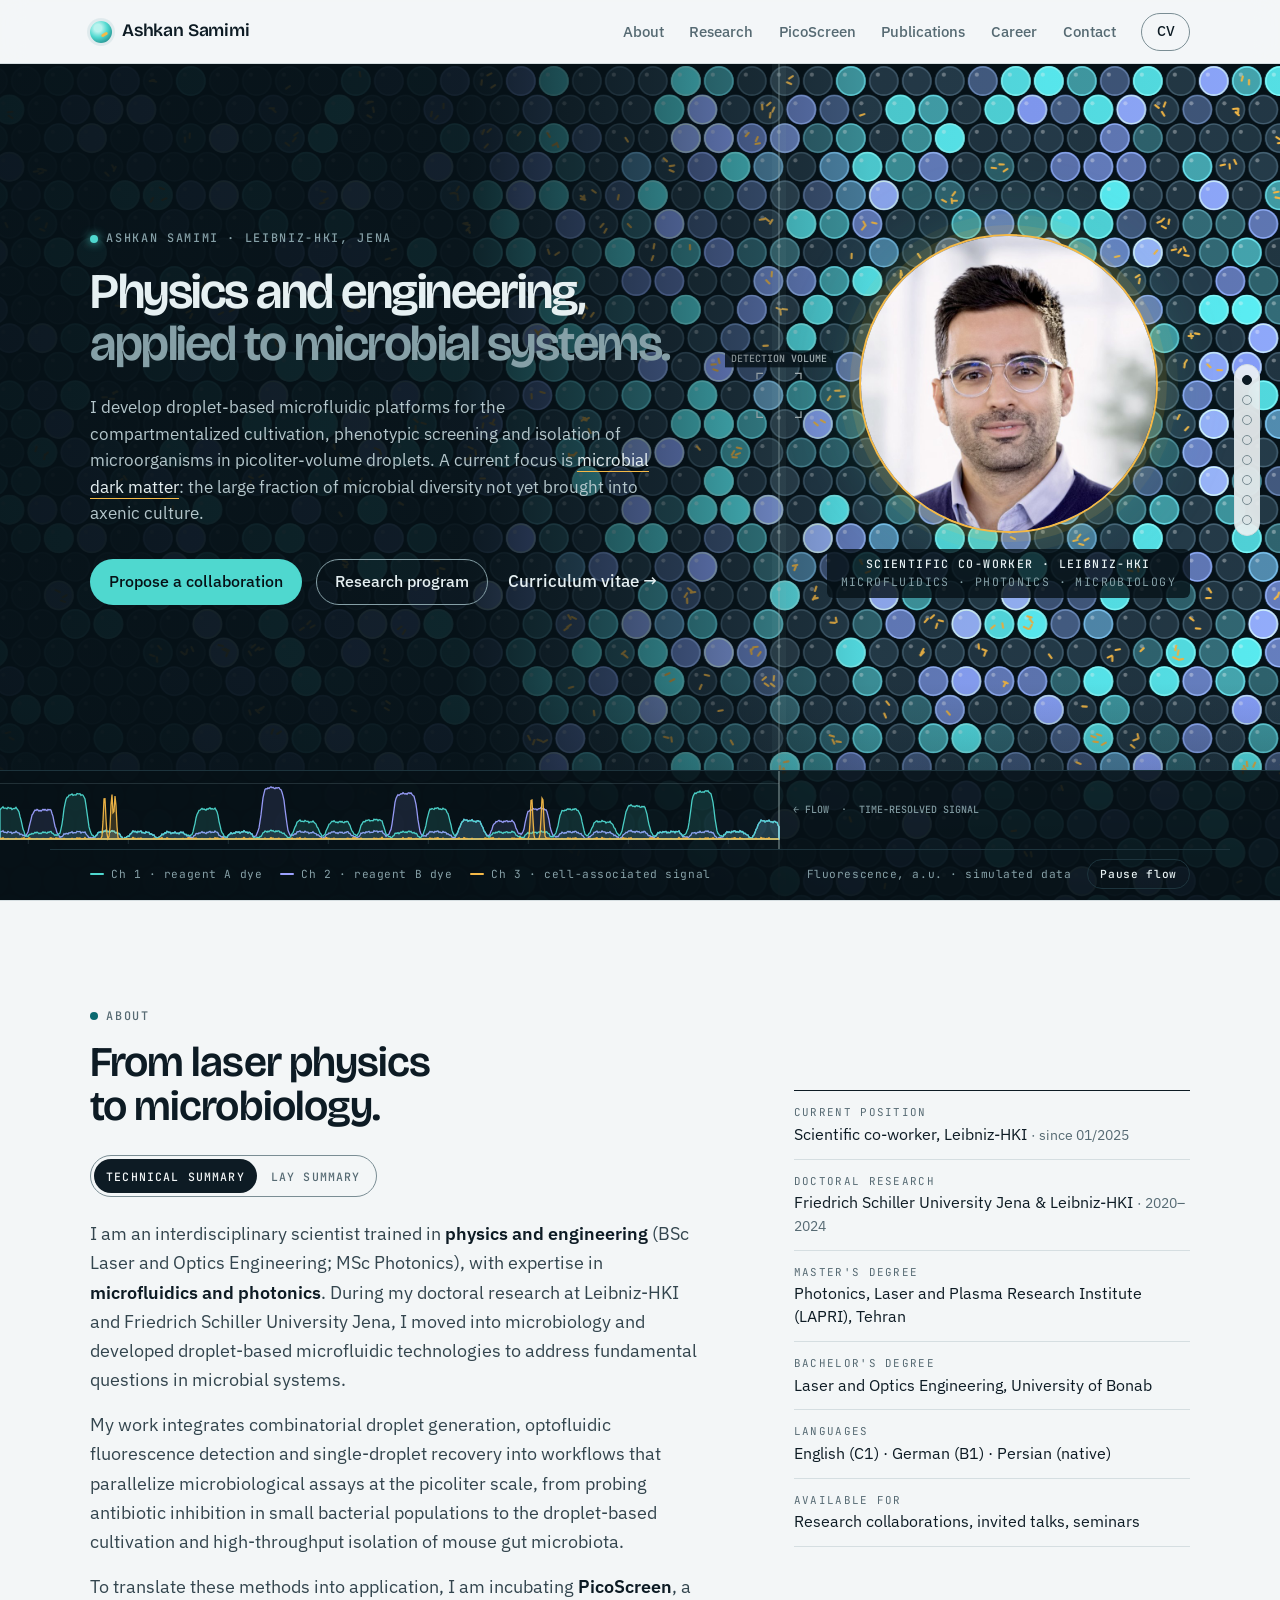
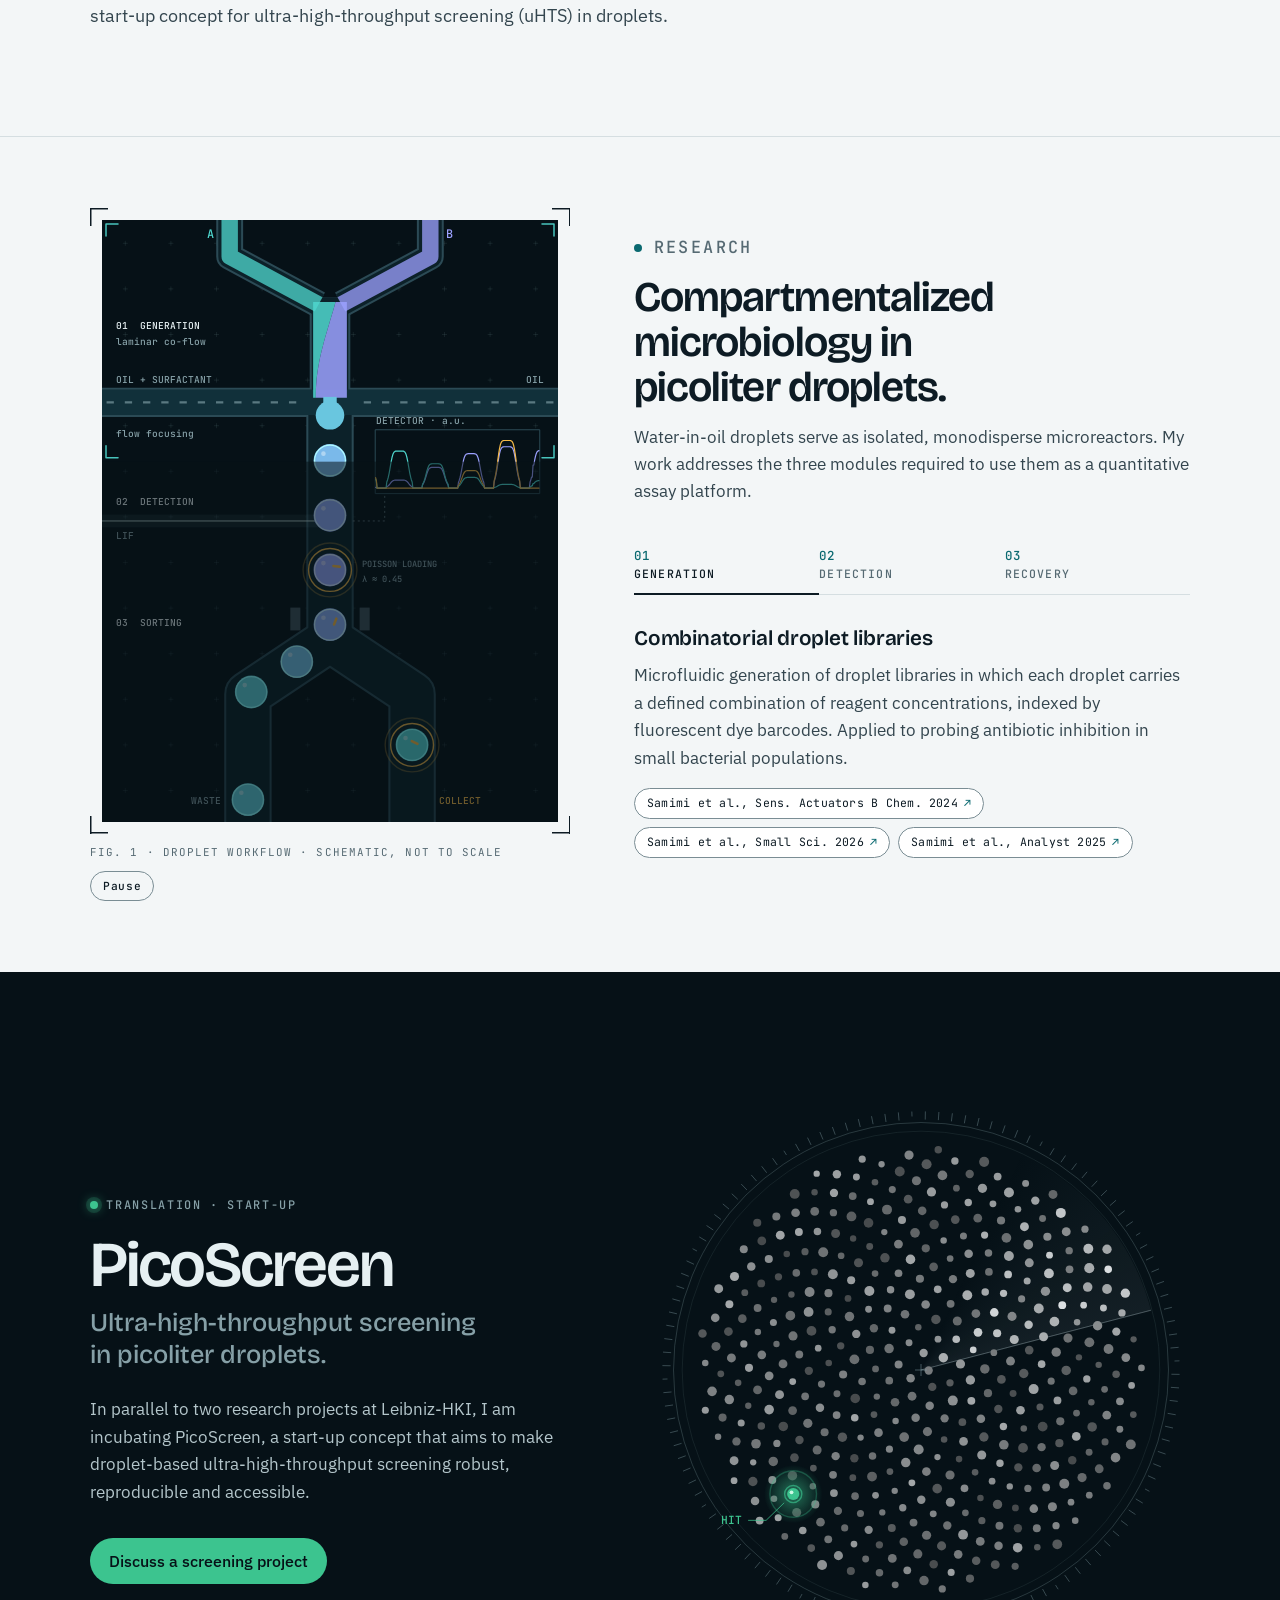
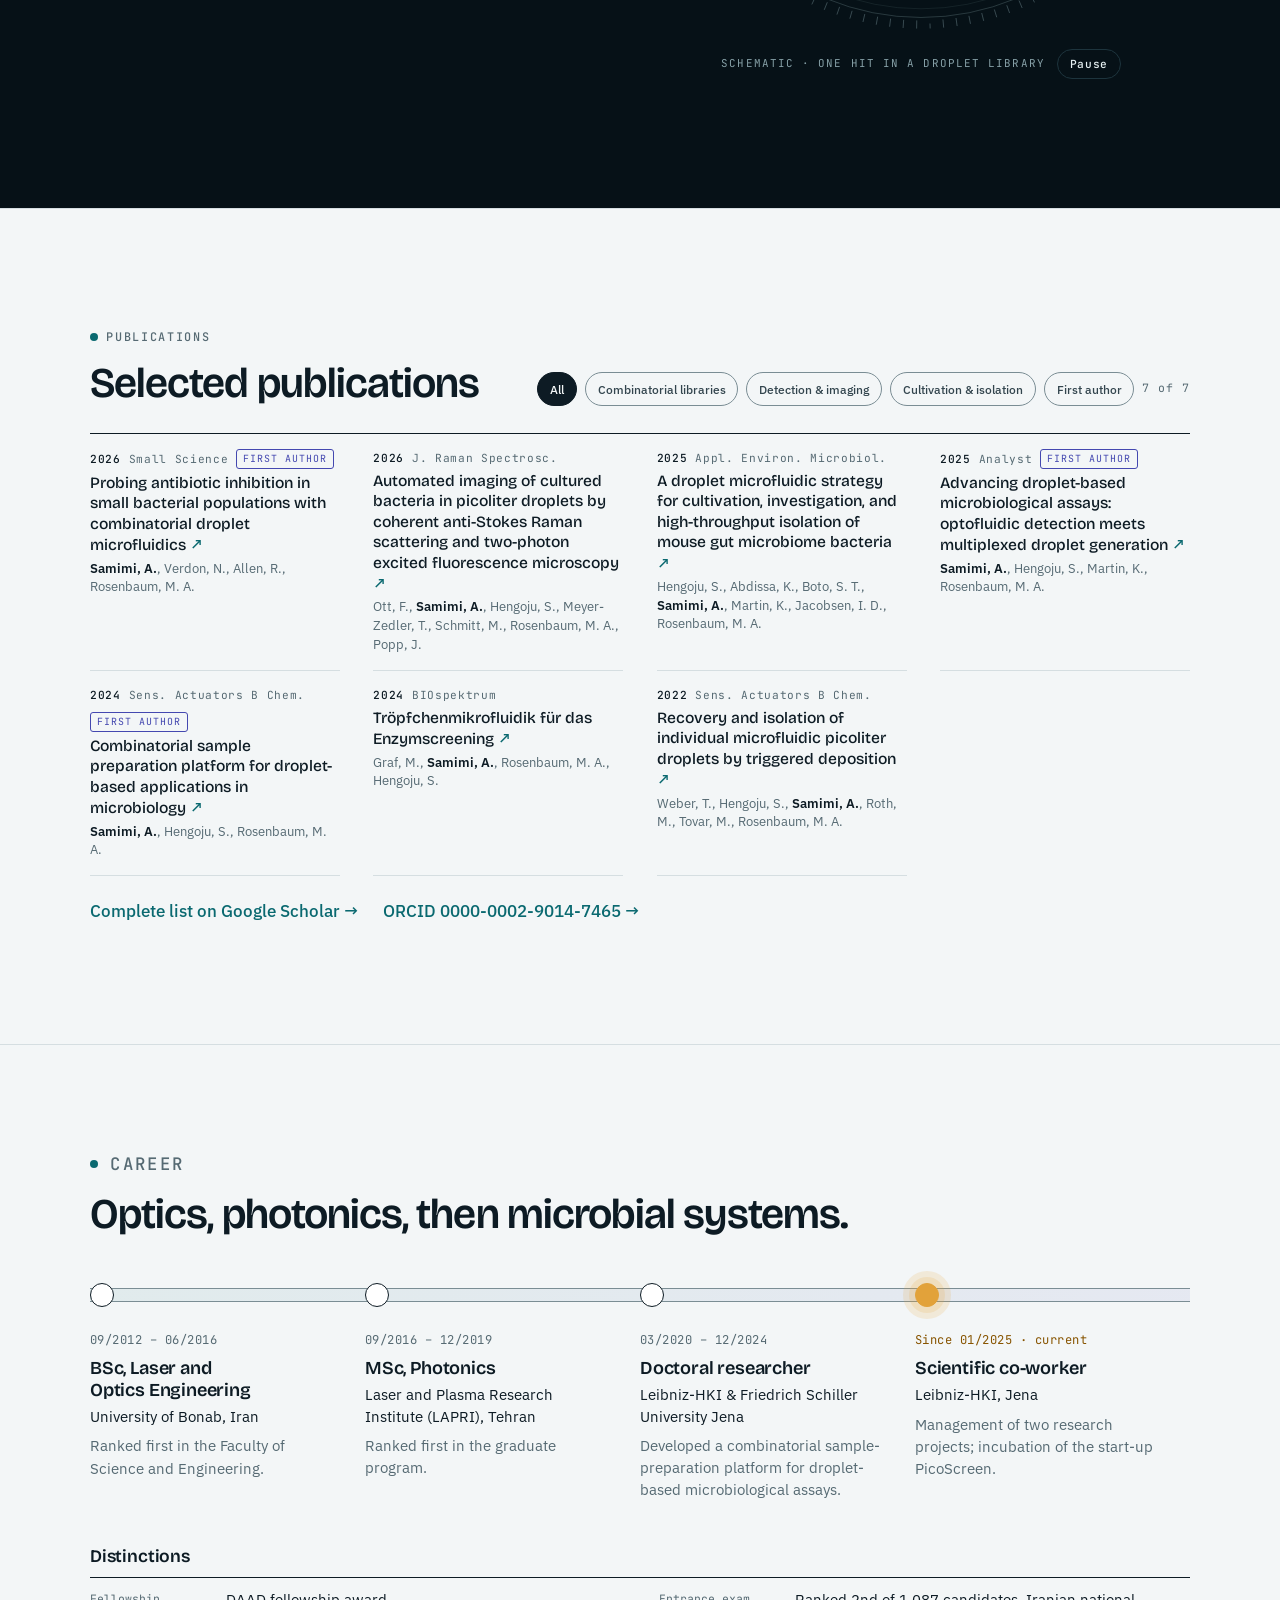
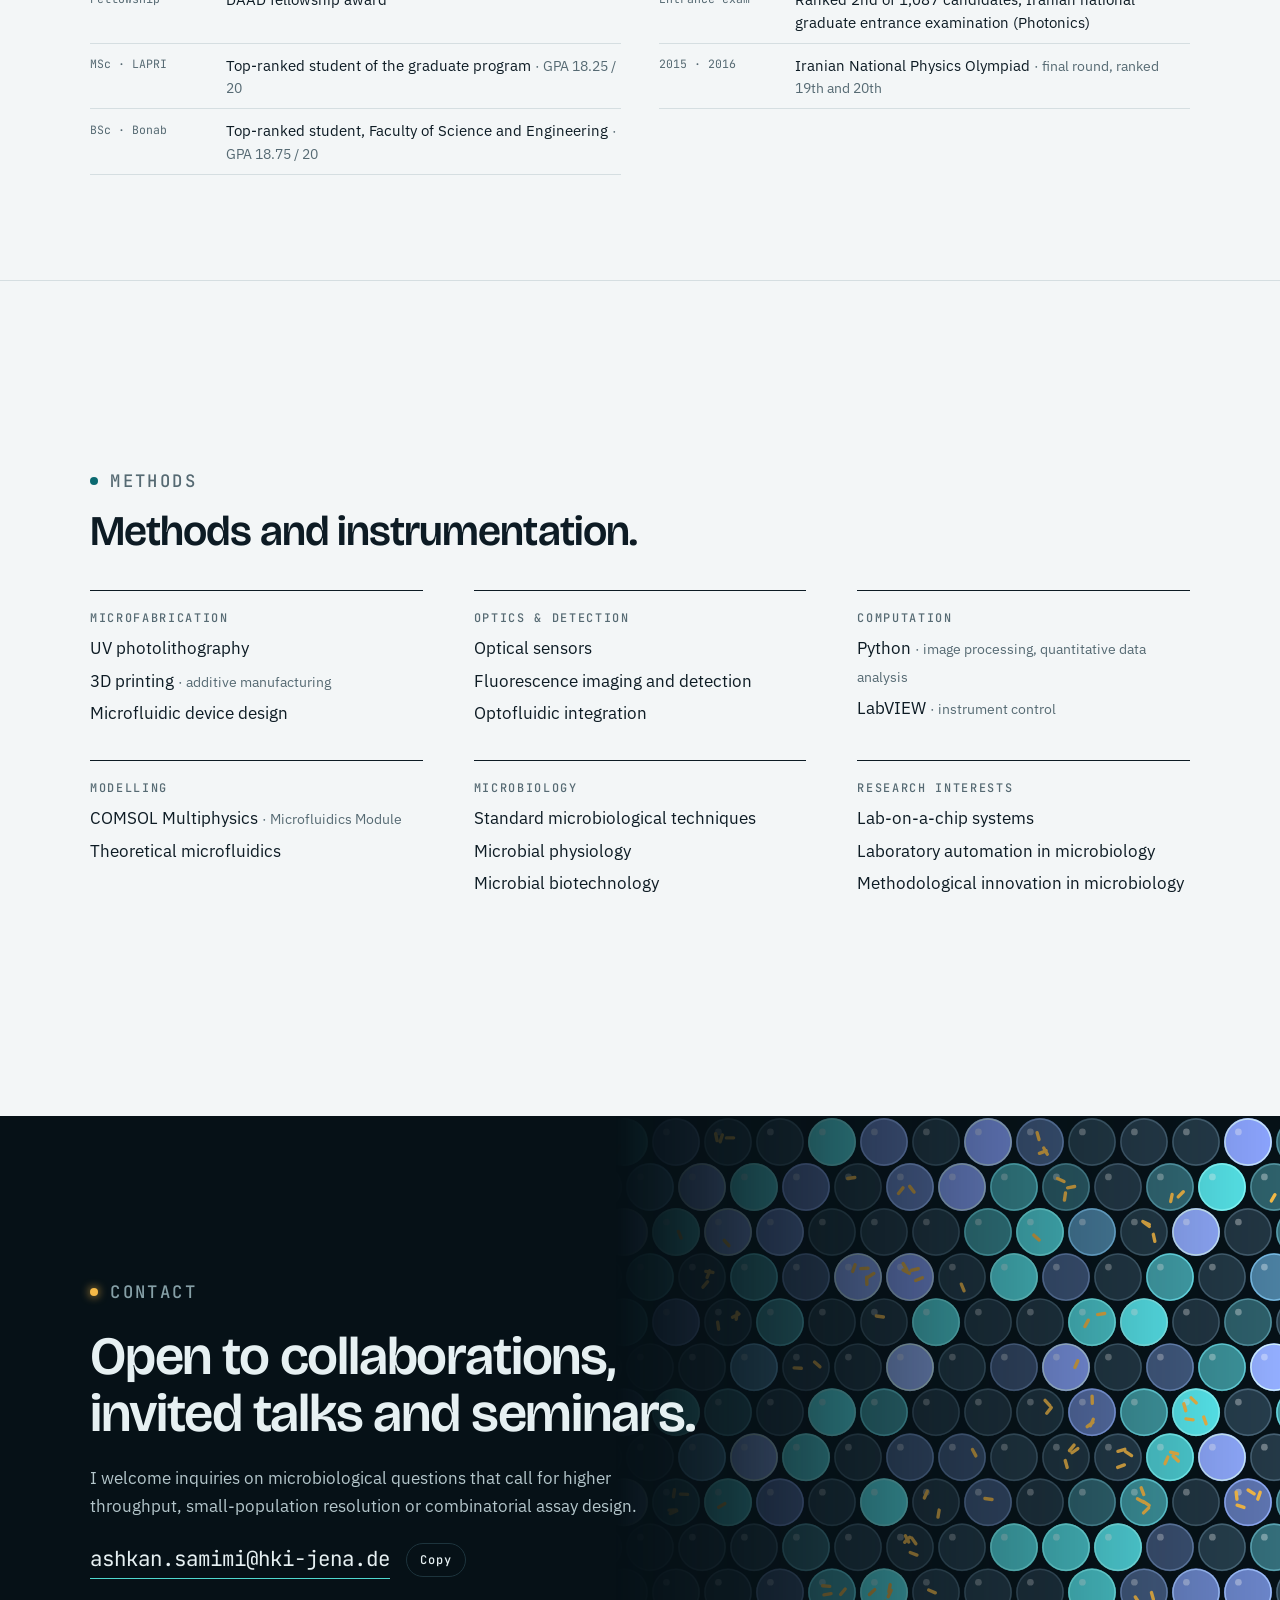
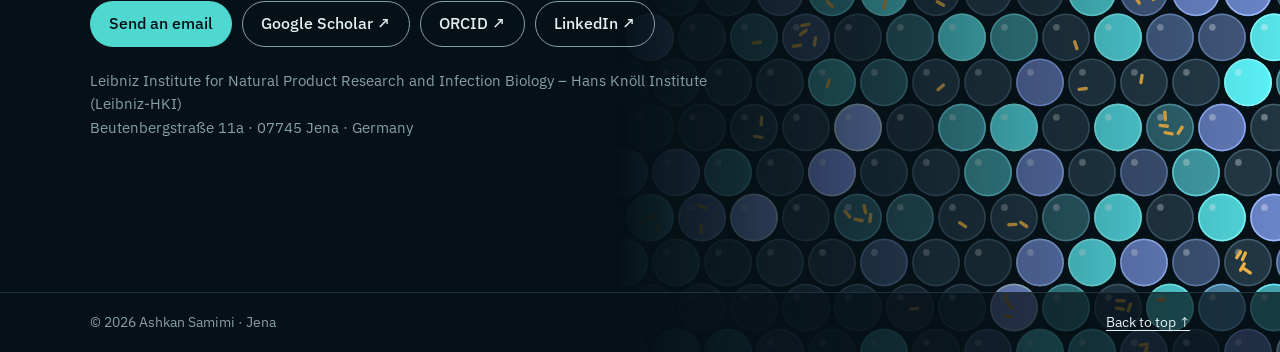
<file: index.html>
<!doctype html>
<html lang="en">
<head>
<meta charset="utf-8">
<meta name="viewport" content="width=device-width, initial-scale=1, viewport-fit=cover">
<title>Ashkan Samimi</title>
<meta name="description" content="Ashkan Samimi, physicist and engineer at Leibniz-HKI, Jena. Droplet-based microfluidic platforms for the compartmentalized cultivation, screening and isolation of microorganisms.">
<link rel="canonical" href="https://ashkansamimi.github.io/">
<meta property="og:type" content="profile">
<meta property="og:title" content="Ashkan Samimi · Droplet microfluidics for microbiology">
<meta property="og:description" content="Physics and engineering, applied to microbial systems. Droplet microfluidics and optofluidic detection at Leibniz-HKI, Jena.">
<meta property="og:url" content="https://ashkansamimi.github.io/">
<meta property="og:image" content="https://ashkansamimi.github.io/assets/og-image.jpg">
<meta name="twitter:card" content="summary_large_image">
<meta name="theme-color" content="#061117">
<link rel="icon" type="image/svg+xml" href="assets/favicon.svg">
<link rel="preconnect" href="https://fonts.googleapis.com">
<link rel="preconnect" href="https://fonts.gstatic.com" crossorigin>
<link rel="stylesheet" href="https://fonts.googleapis.com/css2?family=Bricolage+Grotesque:opsz,wght@12..96,500..700&family=IBM+Plex+Sans:ital,wght@0,400;0,500;0,600;1,400&family=JetBrains+Mono:wght@400;500&display=swap">

<!-- Structured data: links this page to your Scholar / ORCID / LinkedIn profiles for search engines -->
<script type="application/ld+json">
{
  "@context": "https://schema.org",
  "@type": "Person",
  "name": "Ashkan Samimi",
  "url": "https://ashkansamimi.github.io/",
  "image": "https://ashkansamimi.github.io/assets/portrait.jpg",
  "jobTitle": "Scientific co-worker",
  "worksFor": { "@type": "ResearchOrganization", "name": "Leibniz Institute for Natural Product Research and Infection Biology – Hans Knöll Institute (Leibniz-HKI)" },
  "alumniOf": [
    { "@type": "CollegeOrUniversity", "name": "Friedrich Schiller University Jena" },
    { "@type": "ResearchOrganization", "name": "Laser and Plasma Research Institute (LAPRI)" },
    { "@type": "CollegeOrUniversity", "name": "University of Bonab" }
  ],
  "knowsAbout": ["Droplet microfluidics", "Optofluidics", "Photonics", "Microbiology", "Ultra-high-throughput screening"],
  "sameAs": [
    "https://scholar.google.com/citations?user=MOuCEE4AAAAJ&hl=en",
    "https://orcid.org/0000-0002-9014-7465",
    "https://www.linkedin.com/in/ashkan-samimi-232302105/"
  ]
}
</script>

<style>
/* ==========================================================================
   DESIGN PLAN
   Layout: a deck of full-screen pages. Each section fills the viewport
   below the header and snaps into place (desktop); dark instrument pages
   (Hero, PicoScreen, Contact) alternate with light "bench paper" pages.
   All droplet imagery is generated motion graphics.
   Colour logic follows fluorescence channels: cyan = reagent A dye,
   violet = reagent B dye, amber = cells. PicoScreen green is the
   biotech "hit" signal, used only on the PicoScreen page.
   ========================================================================== */
:root{
  /* Page (light) */
  --paper:#F3F6F7;
  --surface:#FFFFFF;
  --ink:#0D1B24;        /* 16.1:1 on paper */
  --body:#33454E;       /* 9.2:1 */
  --muted:#566A73;      /* 5.2:1 */
  --rule:#D5DEE1;
  --field:#7A8D94;      /* control borders, 3.2:1 */
  --teal:#0A6970;       /* links + primary action, 5.9:1 */
  --on-teal:#FFFFFF;
  --iris:#4448B0;       /* 6.9:1 */
  --amber:#E2A23A;      /* fills only */
  --amber-text:#875400; /* 5.9:1 */
  --tint-teal:rgb(10 105 112 / .08);
  --tint-iris:rgb(68 72 176 / .08);
  --tint-amber:rgb(226 162 58 / .16);
  --header-bg:rgb(243 246 247 / .88);

  /* Instrument pages (dark in both themes, by design) */
  --night-rgb:6 17 23;
  --night:#061117;
  --night-2:#0B1A21;
  --night-rule:#1D343D;
  --on-night:#E6F0F2;        /* 16.5:1 */
  --on-night-body:#B4C6CB;   /* 10.8:1 */
  --on-night-muted:#86A0A7;  /* 6.9:1 */
  --sig-cyan:#4FD8CF;
  --sig-iris:#9CA1FF;
  --sig-amber:#F5B947;
  --sig-green:#3CC48F;       /* PicoScreen signal green, 8.6:1 on night */

  --f-display:"Bricolage Grotesque", "Avenir Next", "Segoe UI", system-ui, sans-serif;
  --f-body:"IBM Plex Sans", "Helvetica Neue", "Segoe UI", system-ui, sans-serif;
  --f-mono:"JetBrains Mono", ui-monospace, "SFMono-Regular", Menlo, Consolas, monospace;

  --max:1180px;
  --gutter:clamp(16px, 4vw, 40px);
  --header-h:64px;
  --page-h:calc(100svh - var(--header-h) - env(safe-area-inset-top, 0px) - env(safe-area-inset-bottom, 0px));
  --radius:6px;
}
@media (prefers-color-scheme: dark){
  :root:not([data-theme="light"]){
    --paper:#0A161D; --surface:#10222B; --ink:#E7F0F2; --body:#BCCED3; --muted:#8AA2A9;
    --rule:#1E3540; --field:#57737D; --teal:#56D2C8; --on-teal:#061117; --iris:#A3A7FF;
    --amber:#F2B84B; --amber-text:#F2B84B;
    --tint-teal:rgb(86 210 200 / .08); --tint-iris:rgb(163 167 255 / .08); --tint-amber:rgb(242 184 75 / .14);
    --header-bg:rgb(10 22 29 / .88);
    --night:#040C10; --night-rgb:4 12 16;
    color-scheme:dark;
  }
}
:root[data-theme="dark"]{
  --paper:#0A161D; --surface:#10222B; --ink:#E7F0F2; --body:#BCCED3; --muted:#8AA2A9;
  --rule:#1E3540; --field:#57737D; --teal:#56D2C8; --on-teal:#061117; --iris:#A3A7FF;
  --amber:#F2B84B; --amber-text:#F2B84B;
  --tint-teal:rgb(86 210 200 / .08); --tint-iris:rgb(163 167 255 / .08); --tint-amber:rgb(242 184 75 / .14);
  --header-bg:rgb(10 22 29 / .88);
  --night:#040C10; --night-rgb:4 12 16;
  color-scheme:dark;
}

/* ---------- Base ---------- */
*,*::before,*::after{ box-sizing:border-box; }
[hidden]{ display:none !important; }
html{ scroll-behavior:smooth; scroll-padding-top:var(--header-h); -webkit-text-size-adjust:100%; }
/* One page at a time: snap on screens big enough to show a whole page */
@media (min-width: 900px) and (min-height: 620px){ html{ scroll-snap-type:y mandatory; } }
@media (prefers-reduced-motion: reduce){ html{ scroll-behavior:auto; } }
body{
  margin:0; background:var(--paper); color:var(--body);
  font-family:var(--f-body); font-size:1.0625rem; line-height:1.62;
  -webkit-font-smoothing:antialiased; text-rendering:optimizeLegibility; overflow-x:hidden;
}
img{ max-width:100%; display:block; }
a{ color:var(--teal); text-underline-offset:.18em; text-decoration-thickness:1px; }
a:hover{ text-decoration-thickness:2px; }
:focus-visible{ outline:2px solid var(--teal); outline-offset:3px; border-radius:3px; }
h1,h2,h3{ font-family:var(--f-display); color:var(--ink); font-weight:600; text-wrap:balance; margin:0; }
h2{ font-size:clamp(1.75rem, min(3.3vw, 5.2vh), 2.75rem); line-height:1.06; letter-spacing:-.022em; font-variation-settings:"opsz" 72; }
h3{ font-size:1.3rem; line-height:1.2; letter-spacing:-.01em; font-variation-settings:"opsz" 24; }
p{ margin:0; }
abbr{ text-decoration:none; }
.wrap{ max-width:var(--max); margin-inline:auto; padding-inline:var(--gutter); width:100%; }
.skip{ position:absolute; left:-999px; top:8px; z-index:100; background:var(--ink); color:var(--paper); padding:8px 12px; border-radius:4px; }
.skip:focus{ left:12px; }

/* ---------- Pages ---------- */
.page{
  min-height:var(--page-h); scroll-snap-align:start; scroll-snap-stop:always;
  display:flex; flex-direction:column; justify-content:center;
  padding-block:clamp(28px, 6vh, 72px); position:relative;
}
.page + .page{ border-top:1px solid var(--rule); }
.page.dark{ border-top:0; }
.page-head{ display:grid; gap:14px; margin-bottom:clamp(20px, 4vh, 40px); max-width:780px; }
.page-head p{ font-size:1.08rem; max-width:62ch; }

.eyebrow{
  font-family:var(--f-mono); font-size:.74rem; font-weight:500; letter-spacing:.14em; text-transform:uppercase;
  color:var(--muted); display:flex; align-items:center; gap:.7em; margin:0;
}
.eyebrow::before{ content:""; width:8px; height:8px; border-radius:50%; background:var(--teal); flex:none; }
.mono{ font-family:var(--f-mono); font-variant-numeric:tabular-nums; }

/* ---------- Buttons ---------- */
.btn{
  display:inline-flex; align-items:center; gap:.5em; min-height:46px; padding:.7em 1.15em;
  font:500 .975rem/1 var(--f-body); border-radius:999px; text-decoration:none; cursor:pointer;
  border:1.5px solid transparent; transition:transform .15s ease, background-color .15s ease, border-color .15s ease;
}
.btn:hover{ transform:translateY(-1px); }
.btn-primary{ background:var(--teal); color:var(--on-teal); }
.btn-outline{ border-color:var(--field); color:var(--ink); background:transparent; }
.btn-outline:hover{ border-color:var(--ink); }
.link-arrow{ font-weight:500; text-decoration:none; color:var(--teal); }
.link-arrow:hover{ text-decoration:underline; }
.dark .btn-primary{ background:var(--sig-cyan); color:var(--night); }
.dark .btn-outline{ border-color:var(--on-night-muted); color:var(--on-night); }
.dark .btn-outline:hover{ border-color:var(--on-night); }
.dark .link-arrow{ color:var(--on-night); }
.dark :focus-visible{ outline-color:var(--sig-cyan); }
.flow-btn{ font:500 .7rem var(--f-mono); letter-spacing:.06em; color:var(--on-night); background:transparent; border:1px solid var(--night-rule); border-radius:999px; padding:6px 12px; cursor:pointer; min-height:30px; }
.flow-btn:hover{ border-color:var(--on-night-muted); }
@media (prefers-reduced-motion: reduce){ .btn{ transition:none; } .btn:hover{ transform:none; } }

/* ---------- Header ---------- */
.site-header{
  position:sticky; top:env(safe-area-inset-top, 0px); z-index:50; height:var(--header-h);
  background:var(--header-bg); backdrop-filter:saturate(1.4) blur(12px); -webkit-backdrop-filter:saturate(1.4) blur(12px);
  border-bottom:1px solid var(--rule);
}
.nav{ display:flex; align-items:center; justify-content:space-between; gap:16px; height:100%; }
.brand{ display:flex; align-items:center; gap:10px; color:var(--ink); text-decoration:none; font-family:var(--f-display); font-weight:600; font-size:1.1rem; letter-spacing:-.01em; }
.brand-mark{ position:relative; width:22px; height:22px; border-radius:50%; flex:none; background:radial-gradient(circle at 36% 32%, #B9F3EE 0 18%, #4FD8CF 46%, #0E6B6E 100%); box-shadow:0 0 0 3px var(--tint-teal); }
.brand-mark::after{ content:""; position:absolute; left:11px; top:12px; width:7px; height:3px; border-radius:2px; background:var(--sig-amber); transform:rotate(-30deg); }
.nav-links{ display:flex; align-items:center; gap:clamp(12px, 2vw, 26px); list-style:none; margin:0; padding:0; }
.nav-links a{ color:var(--muted); text-decoration:none; font-size:.94rem; font-weight:500; padding:6px 0; border-bottom:1.5px solid transparent; }
.nav-links a:hover, .nav-links a[aria-current="true"]{ color:var(--ink); border-bottom-color:var(--ink); }
.nav-links .btn{ min-height:38px; padding:.5em 1em; font-size:.9rem; color:var(--ink); border:1.5px solid var(--field); }
.nav-links .btn:hover{ border-color:var(--ink); }
.menu-btn{ display:none; }
@media (max-width: 900px){
  .menu-btn{ display:inline-flex; align-items:center; min-height:40px; padding:0 14px; border-radius:999px; border:1.5px solid var(--field); background:transparent; color:var(--ink); font:500 .9rem var(--f-body); cursor:pointer; }
  .nav-links{ position:absolute; left:0; right:0; top:100%; flex-direction:column; align-items:stretch; gap:0; background:var(--paper); border-bottom:1px solid var(--rule); padding:8px var(--gutter) 18px; }
  .nav-links[data-open="false"]{ display:none; }
  .nav-links a{ display:block; padding:13px 0; border-bottom:1px solid var(--rule); font-size:1.05rem; }
  .nav-links a:hover, .nav-links a[aria-current="true"]{ border-bottom-color:var(--rule); }
  .nav-links li:last-child{ padding-top:14px; }
  .nav-links .btn{ display:flex; justify-content:center; width:100%; }
}

/* ---------- Page rail (one dot per page) ---------- */
.rail{
  position:fixed; right:clamp(10px, 1.6vw, 22px); top:50%; transform:translateY(-50%); z-index:40;
  display:none; flex-direction:column; gap:10px; padding:10px 7px; list-style:none; margin:0;
  background:var(--header-bg); border:1px solid var(--rule); border-radius:999px;
  backdrop-filter:blur(10px); -webkit-backdrop-filter:blur(10px);
}
@media (min-width: 900px) and (min-height: 620px){ .rail{ display:flex; } }
.rail a{ position:relative; display:block; width:10px; height:10px; border-radius:50%; border:1.5px solid var(--field); }
.rail a:hover{ border-color:var(--ink); }
.rail a[aria-current="true"]{ background:var(--ink); border-color:var(--ink); }
.rail a::after{
  content:attr(data-label); position:absolute; right:22px; top:50%; transform:translateY(-50%);
  font:500 .68rem var(--f-mono); letter-spacing:.1em; text-transform:uppercase; white-space:nowrap;
  color:var(--ink); background:var(--header-bg); border:1px solid var(--rule); padding:3px 8px; border-radius:4px;
  opacity:0; pointer-events:none; transition:opacity .15s;
}
.rail a:hover::after, .rail a:focus-visible::after{ opacity:1; }

/* ==========================================================================
   HERO
   ========================================================================== */
.hero{ isolation:isolate; overflow:hidden; background:var(--night); color:var(--on-night); padding-block:0; justify-content:stretch; }
.hero-canvas{ position:absolute; inset:0; width:100%; height:100%; z-index:-2; display:block; }
.hero-scrim{
  position:absolute; inset:0; z-index:-1; pointer-events:none;
  background:
    linear-gradient(90deg, rgb(var(--night-rgb) / .95) 0%, rgb(var(--night-rgb) / .9) 36%, rgb(var(--night-rgb) / .5) 53%, rgb(var(--night-rgb) / .1) 68%, rgb(var(--night-rgb) / .02) 100%),
    linear-gradient(0deg, rgb(var(--night-rgb) / .55), transparent 26%);
}
.hero-inner{ flex:1; display:grid; grid-template-columns:minmax(0, 1.2fr) minmax(0, .8fr); gap:clamp(40px, 7vw, 120px); align-items:center; padding-block:clamp(24px, 5vh, 72px); }
.hero-text{ min-width:0; max-width:680px; }
.hero .eyebrow{ color:var(--on-night-muted); margin-bottom:18px; }
.hero .eyebrow::before{ background:var(--sig-cyan); box-shadow:0 0 10px var(--sig-cyan); }
.hero h1{ color:var(--on-night); font-size:clamp(2.1rem, min(3.9vw, 6.6vh), 3.5rem); line-height:1.04; letter-spacing:-.03em; font-variation-settings:"opsz" 96; }
.hero h1 .h1-sub{ display:block; color:var(--on-night-muted); }
.hero-lead{ margin-top:clamp(14px, 3vh, 24px); font-size:clamp(1rem, 1.3vw, 1.13rem); line-height:1.6; color:var(--on-night-body); max-width:56ch; }
.hero-lead em{ font-style:normal; color:var(--on-night); border-bottom:1px solid var(--sig-amber); }
.cta-row{ display:flex; flex-wrap:wrap; align-items:center; gap:12px 14px; margin-top:clamp(18px, 4vh, 32px); }
.cta-row .link-arrow{ margin-left:6px; }
.hero-portrait{ margin:0; justify-self:end; display:grid; justify-items:center; gap:18px; }
.droplet-frame{
  width:clamp(200px, min(23vw, 38vh), 320px); max-width:100%; aspect-ratio:1; border-radius:50%; overflow:hidden;
  box-shadow:0 0 0 2px var(--sig-amber), 0 0 0 11px rgb(245 185 71 / .12), 0 0 0 22px rgb(245 185 71 / .05), 0 0 70px 14px rgb(79 216 207 / .18);
}
.droplet-frame img{ width:100%; height:100%; max-width:none; object-fit:cover; object-position:50% 40%; }
.hero-portrait figcaption{ background:rgb(var(--night-rgb) / .8); padding:6px 14px; border-radius:6px; text-align:center; font-family:var(--f-mono); font-size:.72rem; letter-spacing:.12em; text-transform:uppercase; color:var(--on-night-muted); line-height:1.6; }
.hero-portrait figcaption b{ color:var(--on-night); font-weight:500; }
.trace-strip{ position:relative; border-top:1px solid var(--night-rule); background:rgb(var(--night-rgb) / .86); }
.trace-canvas{ display:block; width:100%; height:clamp(56px, 9vh, 78px); }
.trace-meta{ display:flex; flex-wrap:wrap; align-items:center; justify-content:space-between; gap:8px 24px; padding-block:9px 11px; border-top:1px solid var(--night-rule); font-family:var(--f-mono); font-size:.7rem; letter-spacing:.05em; color:var(--on-night-muted); }
.legend{ display:flex; flex-wrap:wrap; gap:6px 18px; list-style:none; margin:0; padding:0; }
.legend li{ display:flex; align-items:center; gap:7px; }
.legend i{ width:14px; height:2px; border-radius:2px; display:inline-block; }
.trace-note{ display:flex; align-items:center; gap:16px; flex-wrap:wrap; }
@media (max-width: 900px){
  .hero-inner{ grid-template-columns:minmax(0,1fr); gap:24px; padding-right:max(var(--gutter), 52px); }
  .hero-portrait{ order:-1; justify-self:start; grid-template-columns:auto minmax(0,1fr); align-items:center; justify-items:start; gap:18px; }
  .droplet-frame{ width:112px; box-shadow:0 0 0 2px var(--sig-amber), 0 0 0 8px rgb(245 185 71 / .12), 0 0 40px 6px rgb(79 216 207 / .18); }
  .hero-portrait figcaption{ text-align:left; }
  .cap-fields{ display:none; }
  .hero-scrim{ background:linear-gradient(90deg, rgb(var(--night-rgb) / .9), rgb(var(--night-rgb) / .78) 80%, rgb(var(--night-rgb) / .55)); }
}

/* ==========================================================================
   ABOUT
   ========================================================================== */
.about-grid{ display:grid; grid-template-columns:minmax(0, 1.55fr) minmax(0, 1fr); gap:clamp(40px, 7vw, 104px); align-items:center; }
.about-grid > *{ min-width:0; }
.about-grid h2{ max-width:16ch; margin-top:14px; }
.seg{ display:inline-flex; flex-wrap:wrap; gap:2px; padding:3px; border:1px solid var(--field); border-radius:999px; margin:clamp(16px, 3vh, 26px) 0 clamp(14px, 2.6vh, 22px); }
.seg button{ font:500 .72rem var(--f-mono); letter-spacing:.1em; text-transform:uppercase; color:var(--muted); background:transparent; border:0; border-radius:999px; padding:.65em 1.05em; cursor:pointer; min-height:34px; }
.seg button[aria-pressed="true"]{ background:var(--ink); color:var(--paper); }
.reader{ display:grid; gap:.9em; font-size:clamp(1rem, 2.1vh, 1.1rem); line-height:1.66; max-width:64ch; }
.reader strong{ color:var(--ink); font-weight:600; }
.facts{ margin:0; display:grid; border-top:1px solid var(--ink); }
.facts div{ display:grid; gap:1px; padding:clamp(8px, 1.5vh, 13px) 0; border-bottom:1px solid var(--rule); }
.facts dt{ font-family:var(--f-mono); font-size:.68rem; letter-spacing:.12em; text-transform:uppercase; color:var(--muted); }
.facts dd{ margin:0; color:var(--ink); font-size:.98rem; line-height:1.45; }
.facts dd small{ color:var(--muted); font-size:.9rem; }

/* ==========================================================================
   RESEARCH: figure + tabbed workflow
   ========================================================================== */
.research-grid{ display:grid; grid-template-columns:auto minmax(0, 1fr); gap:clamp(32px, 5vw, 80px); align-items:center; }
.research-grid > *{ min-width:0; }
.fig{ margin:0; width:min(44vw, 480px, calc((var(--page-h) - 150px) / 1.32 + 24px)); max-width:100%; }
.bracket{
  --c:var(--ink); --l:18px; --w:1.5px; padding:12px;
  background:
    linear-gradient(var(--c) 0 0) top left / var(--l) var(--w) no-repeat,
    linear-gradient(var(--c) 0 0) top left / var(--w) var(--l) no-repeat,
    linear-gradient(var(--c) 0 0) top right / var(--l) var(--w) no-repeat,
    linear-gradient(var(--c) 0 0) top right / var(--w) var(--l) no-repeat,
    linear-gradient(var(--c) 0 0) bottom left / var(--l) var(--w) no-repeat,
    linear-gradient(var(--c) 0 0) bottom left / var(--w) var(--l) no-repeat,
    linear-gradient(var(--c) 0 0) bottom right / var(--l) var(--w) no-repeat,
    linear-gradient(var(--c) 0 0) bottom right / var(--w) var(--l) no-repeat;
}
.fig-stage{ background:var(--night); border-radius:2px; }
.fig-canvas{ display:block; width:100%; max-width:100%; aspect-ratio:100 / 132; cursor:pointer; }
.fig figcaption{ margin-top:10px; font-family:var(--f-mono); font-size:.68rem; letter-spacing:.1em; text-transform:uppercase; color:var(--muted); display:flex; justify-content:space-between; align-items:center; gap:10px; flex-wrap:wrap; }
.fig .flow-btn{ color:var(--ink); border-color:var(--field); }
.fig .flow-btn:hover{ border-color:var(--ink); }
.research-copy{ display:grid; gap:14px; }
.research-copy > p{ font-size:1.05rem; max-width:60ch; }
.tabs{ display:grid; grid-template-columns:repeat(3, minmax(0,1fr)); margin-top:clamp(8px, 2vh, 18px); border-bottom:1px solid var(--rule); }
.tab{
  text-align:left; background:transparent; border:0; border-bottom:2px solid transparent; margin-bottom:-1px; cursor:pointer;
  padding:10px 10px 12px 0; font:500 .72rem var(--f-mono); letter-spacing:.1em; text-transform:uppercase; color:var(--muted);
}
.tab b{ display:block; font-weight:500; color:var(--teal); font-size:.78rem; margin-bottom:2px; }
.tab:hover{ color:var(--ink); }
.tab[aria-selected="true"]{ color:var(--ink); border-bottom-color:var(--ink); }
.tabpanels{ display:grid; min-height:clamp(220px, 32vh, 260px); padding-top:clamp(10px, 2vh, 18px); }
.tabpanel h3{ margin-bottom:10px; }
.tabpanel p{ max-width:62ch; }
.cites{ margin-top:16px; display:flex; flex-wrap:wrap; gap:8px; list-style:none; padding:0; }
.cites a{
  display:inline-flex; align-items:center; gap:6px; font-family:var(--f-mono); font-size:.72rem; letter-spacing:.02em;
  color:var(--ink); text-decoration:none; border:1px solid var(--field); border-radius:999px; padding:5px 12px; background:var(--surface);
}
.cites a:hover{ border-color:var(--teal); color:var(--teal); }
.cites a span{ color:var(--teal); }

/* ==========================================================================
   PICOSCREEN (dark)
   ========================================================================== */
.pico{ background:var(--night); color:var(--on-night-body); overflow:hidden; isolation:isolate; }
.pico-grid{ display:grid; grid-template-columns:minmax(0, 1fr) auto; gap:clamp(32px, 6vw, 96px); align-items:center; }
.pico-grid > *{ min-width:0; }
.pico .eyebrow{ color:var(--on-night-muted); }
.pico .eyebrow::before{ background:var(--sig-green); box-shadow:0 0 0 4px rgb(60 196 143 / .18), 0 0 12px var(--sig-green); }
.pico h2{ color:var(--on-night); font-size:clamp(2.4rem, min(5vw, 8vh), 4.4rem); letter-spacing:-.035em; margin-top:16px; }
.pico .pico-sub{ font-family:var(--f-display); font-size:clamp(1.25rem, 2vw, 1.65rem); line-height:1.25; color:var(--on-night-muted); margin-top:8px; max-width:24ch; font-weight:500; }
.pico p.pico-body{ margin-top:clamp(16px, 3vh, 24px); font-size:1.08rem; max-width:52ch; }
.pico .btn-primary{ background:var(--sig-green); color:var(--night); }
.pico :focus-visible{ outline-color:var(--sig-green); }
.pico-cta{ margin-top:clamp(20px, 4vh, 32px); display:flex; flex-wrap:wrap; gap:12px; }
.pico-fig{ margin:0; display:grid; gap:10px; justify-items:center; }
.pico-canvas{ display:block; width:min(42vw, 560px, calc(var(--page-h) - 120px)); max-width:100%; aspect-ratio:1; }
.pico-fig figcaption{ font-family:var(--f-mono); font-size:.68rem; letter-spacing:.1em; text-transform:uppercase; color:var(--on-night-muted); display:flex; gap:12px; align-items:center; flex-wrap:wrap; justify-content:center; }

/* ==========================================================================
   PUBLICATIONS
   ========================================================================== */
.pub-head{ display:flex; flex-wrap:wrap; align-items:end; justify-content:space-between; gap:16px 32px; margin-bottom:clamp(16px, 3vh, 28px); }
.pub-head > div:first-child{ display:grid; gap:14px; }
.pub-head .chips{ flex:1 1 480px; justify-content:flex-end; }
.chips{ display:flex; flex-wrap:wrap; gap:8px; align-items:center; }
.chip{ font:500 .78rem var(--f-body); color:var(--body); background:transparent; border:1px solid var(--field); border-radius:999px; padding:.45em .95em; cursor:pointer; min-height:34px; }
.chip:hover{ border-color:var(--ink); color:var(--ink); }
.chip[aria-pressed="true"]{ background:var(--ink); color:var(--paper); border-color:var(--ink); }
.count{ font-family:var(--f-mono); font-size:.72rem; letter-spacing:.08em; color:var(--muted); }
.pubs{ list-style:none; margin:0; padding:0; display:grid; grid-template-columns:repeat(auto-fill, minmax(min(100%, 240px), 1fr)); gap:0 clamp(20px, 2.6vw, 36px); border-top:1px solid var(--ink); }
.pubs li{ display:grid; align-content:start; gap:4px; padding:clamp(10px, 1.7vh, 16px) 0; border-bottom:1px solid var(--rule); }
.pub-src{ font-family:var(--f-mono); font-size:.7rem; letter-spacing:.06em; color:var(--muted); display:flex; gap:8px; flex-wrap:wrap; align-items:center; }
.pub-src b{ color:var(--ink); font-weight:500; }
.pub-title{ font-family:var(--f-display); font-variation-settings:"opsz" 20; font-weight:500; font-size:.98rem; line-height:1.3; color:var(--ink); text-decoration:none; }
.pub-title:hover{ text-decoration:underline; color:var(--teal); }
.pub-title span{ color:var(--teal); font-family:var(--f-body); }
.pub-authors{ font-size:.82rem; line-height:1.42; color:var(--muted); }
.pub-authors b{ color:var(--ink); font-weight:600; }
.tag{ font-family:var(--f-mono); font-size:.62rem; letter-spacing:.1em; text-transform:uppercase; color:var(--muted); border:1px solid var(--rule); border-radius:3px; padding:1px 6px; }
.tag.first{ color:var(--iris); border-color:currentColor; }
.pub-more{ margin-top:clamp(14px, 2.4vh, 22px); display:flex; flex-wrap:wrap; gap:10px 24px; }

/* ==========================================================================
   CAREER
   ========================================================================== */
.timeline{ list-style:none; margin:0; padding:0; display:grid; grid-template-columns:repeat(4, minmax(0,1fr)); position:relative; }
.timeline::before{ content:""; position:absolute; left:0; right:0; top:15px; height:14px; border-top:1px solid var(--field); border-bottom:1px solid var(--field); background:linear-gradient(90deg, var(--tint-teal), var(--tint-iris)); }
.timeline li{ position:relative; padding:52px 26px 0 0; min-width:0; }
.drop{ position:absolute; top:10px; left:0; width:24px; height:24px; border-radius:50%; background:var(--surface); border:1.5px solid var(--ink); }
.timeline li.now .drop{ background:var(--amber); border-color:var(--amber); box-shadow:0 0 0 6px var(--tint-amber), 0 0 0 12px var(--tint-amber); }
.when{ font-family:var(--f-mono); font-size:.76rem; letter-spacing:.04em; color:var(--muted); font-variant-numeric:tabular-nums; }
.now .when{ color:var(--amber-text); }
.timeline h3{ font-size:1.14rem; margin:6px 0 4px; }
.where{ color:var(--ink); font-size:.95rem; line-height:1.42; }
.what{ margin-top:8px; font-size:.92rem; color:var(--muted); line-height:1.5; }
.awards{ margin-top:clamp(28px, 5vh, 56px); }
.awards h3{ font-size:1.1rem; margin-bottom:10px; }
.awards ul{ list-style:none; margin:0; padding:0; display:grid; grid-template-columns:repeat(2, minmax(0,1fr)); gap:0 clamp(20px, 3vw, 48px); border-top:1px solid var(--ink); }
.awards li{ display:grid; grid-template-columns:7.5rem minmax(0,1fr); gap:2px 16px; padding:10px 0; border-bottom:1px solid var(--rule); color:var(--ink); font-size:.95rem; line-height:1.45; }
.awards li span:first-child{ font-family:var(--f-mono); font-size:.72rem; color:var(--muted); padding-top:.2em; }
.awards li small{ color:var(--muted); font-size:.88rem; }

/* ==========================================================================
   METHODS
   ========================================================================== */
.kit{ display:grid; grid-template-columns:repeat(3, minmax(0,1fr)); gap:0 clamp(24px, 4vw, 56px); }
.kit > div{ border-top:1px solid var(--ink); padding:clamp(12px, 2.4vh, 20px) 0 clamp(18px, 3.6vh, 32px); min-width:0; }
.kit h3{ font-family:var(--f-mono); font-size:.74rem; font-weight:500; letter-spacing:.14em; text-transform:uppercase; color:var(--muted); margin-bottom:10px; }
.kit ul{ list-style:none; margin:0; padding:0; display:grid; gap:5px; color:var(--ink); }
.kit li small{ color:var(--muted); font-size:.9rem; }

/* ==========================================================================
   CONTACT (dark) + footer
   ========================================================================== */
.contact{ background:var(--night); color:var(--on-night-body); overflow:hidden; isolation:isolate; padding-bottom:0; }
.contact-canvas{
  position:absolute; inset:0; width:100%; height:100%; z-index:-1; display:block;
  -webkit-mask-image:linear-gradient(90deg, transparent 48%, rgb(0 0 0 / .55) 75%, #000);
          mask-image:linear-gradient(90deg, transparent 48%, rgb(0 0 0 / .55) 75%, #000);
}
.contact-inner{ flex:1; display:grid; align-content:center; gap:clamp(14px, 2.6vh, 22px); }
.contact-inner > *{ max-width:660px; }
.contact .eyebrow{ color:var(--on-night-muted); }
.contact .eyebrow::before{ background:var(--sig-amber); box-shadow:0 0 10px var(--sig-amber); }
.contact h2{ color:var(--on-night); font-size:clamp(2rem, min(4.2vw, 6.6vh), 3.4rem); }
.contact p{ max-width:56ch; font-size:1.08rem; }
.email-row{ display:flex; flex-wrap:wrap; align-items:center; gap:12px 16px; }
.email{ font-family:var(--f-mono); font-size:clamp(1rem, 2.2vw, 1.3rem); color:var(--on-night); user-select:all; border-bottom:1px solid var(--sig-cyan); padding-bottom:2px; overflow-wrap:anywhere; }
.copy-btn{ font:500 .75rem var(--f-mono); letter-spacing:.08em; color:var(--on-night); background:transparent; border:1px solid var(--night-rule); border-radius:999px; padding:7px 13px; cursor:pointer; min-height:34px; }
.copy-btn:hover{ border-color:var(--on-night-muted); }
.profiles{ display:flex; flex-wrap:wrap; gap:10px; }
.address{ font-size:.92rem; color:var(--on-night-muted); font-style:normal; line-height:1.6; }
.site-footer{ margin-top:clamp(24px, 5vh, 56px); border-top:1px solid var(--night-rule); background:rgb(var(--night-rgb) / .7); color:var(--on-night-muted); font-size:.88rem; }
.footer-inner{ display:flex; flex-wrap:wrap; justify-content:space-between; align-items:center; gap:12px 24px; padding-block:18px; }
.footer-inner a{ color:var(--on-night); }

/* ---------- Short desktop screens: tighten vertical rhythm so each page still fits ---------- */
@media (min-width: 900px) and (max-height: 800px){
  .page{ padding-block:clamp(16px, 3vh, 28px); }
  .page-head{ margin-bottom:14px; gap:10px; }
  .about-grid h2, .research-copy h2{ font-size:clamp(1.6rem, 4.6vh, 2.3rem); }
  .reader{ gap:.7em; line-height:1.58; }
  .research-copy{ gap:10px; }
  .tabpanels{ min-height:190px; }
  .tabpanel p{ font-size:1rem; line-height:1.55; }
  .timeline li{ padding-top:46px; }
  .timeline h3{ font-size:1.05rem; }
  .awards{ margin-top:18px; }
  .awards li{ padding:6px 0; font-size:.9rem; }
  .pubs li{ padding:8px 0; }
  .pub-more{ margin-top:10px; }
  .pico-canvas{ width:min(42vw, 560px, calc(var(--page-h) - 90px)); }
  .site-footer{ margin-top:16px; }
  .footer-inner{ padding-block:12px; }
}

/* ---------- Responsive ---------- */
@media (max-width: 1100px){
  .research-grid{ grid-template-columns:minmax(0,1fr); }
  .fig{ width:min(100%, 420px); order:2; }
  .pico-grid{ grid-template-columns:minmax(0,1fr); }
  .pico-canvas{ width:min(100%, 440px); }
}
@media (max-width: 960px){
  .about-grid{ grid-template-columns:minmax(0,1fr); }
  .kit{ grid-template-columns:repeat(2, minmax(0,1fr)); }
  .timeline{ grid-template-columns:repeat(2, minmax(0,1fr)); row-gap:36px; }
  .timeline::before{ display:none; }
  .timeline li{ border-top:1px solid var(--field); padding-top:44px; }
  .drop{ top:-12px; }
  .awards ul{ grid-template-columns:minmax(0,1fr); }
}
@media (max-width: 620px){
  .tabs{ grid-template-columns:minmax(0,1fr); border-bottom:0; }
  .tab{ border-bottom:1px solid var(--rule); border-left:2px solid transparent; padding-left:10px; margin:0; }
  .tab[aria-selected="true"]{ border-left-color:var(--ink); border-bottom-color:var(--rule); }
  .kit{ grid-template-columns:minmax(0,1fr); }
  .awards li{ grid-template-columns:minmax(0,1fr); }
  .timeline{ grid-template-columns:minmax(0,1fr); row-gap:0; padding-left:34px; }
  .timeline::before{ display:block; left:5px; right:auto; top:8px; bottom:8px; width:14px; height:auto; border:0; border-left:1px solid var(--field); border-right:1px solid var(--field); background:linear-gradient(180deg, var(--tint-teal), var(--tint-iris)); }
  .timeline li{ border-top:0; padding:0 0 30px; }
  .drop{ top:2px; left:-34px; }
  .contact-canvas{ -webkit-mask-image:linear-gradient(180deg, rgb(0 0 0 / .4), rgb(0 0 0 / .08) 60%); mask-image:linear-gradient(180deg, rgb(0 0 0 / .4), rgb(0 0 0 / .08) 60%); }
}
</style>
</head>
<body>
<a class="skip" href="#main">Skip to content</a>

<header class="site-header">
  <div class="wrap nav">
    <a class="brand" href="#top" aria-label="Ashkan Samimi, back to top"><span class="brand-mark" aria-hidden="true"></span>Ashkan Samimi</a>
    <button class="menu-btn" type="button" id="menu-btn" aria-expanded="false" aria-controls="nav-links">Menu</button>
    <ul class="nav-links" id="nav-links" data-open="false">
      <li><a href="#about">About</a></li>
      <li><a href="#research">Research</a></li>
      <li><a href="#picoscreen">PicoScreen</a></li>
      <li><a href="#publications">Publications</a></li>
      <li><a href="#career">Career</a></li>
      <li><a href="#contact">Contact</a></li>
      <li><a class="btn btn-outline" href="cv.html">CV</a></li>
    </ul>
  </div>
</header>

<nav aria-label="Pages">
  <ul class="rail" id="rail">
    <li><a href="#top" data-label="Home" aria-label="Home"></a></li>
    <li><a href="#about" data-label="About" aria-label="About"></a></li>
    <li><a href="#research" data-label="Research" aria-label="Research"></a></li>
    <li><a href="#picoscreen" data-label="PicoScreen" aria-label="PicoScreen"></a></li>
    <li><a href="#publications" data-label="Publications" aria-label="Publications"></a></li>
    <li><a href="#career" data-label="Career" aria-label="Career"></a></li>
    <li><a href="#methods" data-label="Methods" aria-label="Methods"></a></li>
    <li><a href="#contact" data-label="Contact" aria-label="Contact"></a></li>
  </ul>
</nav>

<main id="main">

  <!-- ================= 1 · HERO ================= -->
  <section class="page dark hero" id="top" aria-labelledby="hero-title">
    <canvas class="hero-canvas" aria-hidden="true"></canvas>
    <div class="hero-scrim" aria-hidden="true"></div>

    <div class="wrap hero-inner">
      <div class="hero-text">
        <p class="eyebrow">Ashkan Samimi · Leibniz-HKI, Jena</p>
        <h1 id="hero-title">Physics and engineering, <span class="h1-sub">applied to microbial systems.</span></h1>
        <p class="hero-lead">
          I develop droplet-based microfluidic platforms for the compartmentalized cultivation, phenotypic screening and isolation of microorganisms in picoliter-volume droplets.
          A current focus is <em>microbial dark matter</em>: the large fraction of microbial diversity not yet brought into axenic culture.
        </p>
        <div class="cta-row">
          <a class="btn btn-primary" href="#contact">Propose a collaboration</a>
          <a class="btn btn-outline" href="#research">Research program</a>
          <a class="link-arrow" href="cv.html">Curriculum vitae →</a>
        </div>
      </div>
      <figure class="hero-portrait">
        <div class="droplet-frame">
          <img src="assets/portrait.jpg" width="720" height="720" alt="Portrait of Ashkan Samimi" fetchpriority="high">
        </div>
        <figcaption><b>Scientific co&#8209;worker · Leibniz&#8209;HKI</b><span class="cap-fields"><br>Microfluidics · Photonics · Microbiology</span></figcaption>
      </figure>
    </div>

    <div class="trace-strip">
      <canvas class="trace-canvas" aria-hidden="true"></canvas>
      <div class="wrap trace-meta">
        <ul class="legend" aria-label="Trace legend">
          <li><i style="background:var(--sig-cyan)"></i>Ch 1 · reagent A dye</li>
          <li><i style="background:var(--sig-iris)"></i>Ch 2 · reagent B dye</li>
          <li><i style="background:var(--sig-amber)"></i>Ch 3 · cell-associated signal</li>
        </ul>
        <div class="trace-note">
          <span>Fluorescence, a.u. · simulated data</span>
          <button class="flow-btn" type="button" id="flow-toggle" aria-pressed="false">Pause flow</button>
        </div>
      </div>
    </div>
  </section>

  <!-- ================= 2 · ABOUT ================= -->
  <section class="page" id="about" aria-labelledby="about-title">
    <div class="wrap about-grid">
      <div>
        <p class="eyebrow">About</p>
        <h2 id="about-title">From laser physics to microbiology.</h2>
        <div class="seg" role="group" aria-label="Choose the summary">
          <button type="button" id="read-tech" aria-pressed="true" data-reader="tech">Technical summary</button>
          <button type="button" id="read-plain" aria-pressed="false" data-reader="plain">Lay summary</button>
        </div>
        <div class="reader" data-version="tech">
          <p>I am an interdisciplinary scientist trained in <strong>physics and engineering</strong> (BSc Laser and Optics Engineering; MSc Photonics), with expertise in <strong>microfluidics and photonics</strong>. During my doctoral research at Leibniz-HKI and Friedrich Schiller University Jena, I moved into microbiology and developed droplet-based microfluidic technologies to address fundamental questions in microbial systems.</p>
          <p>My work integrates combinatorial droplet generation, optofluidic fluorescence detection and single-droplet recovery into workflows that parallelize microbiological assays at the picoliter scale, from probing antibiotic inhibition in small bacterial populations to the droplet-based cultivation and high-throughput isolation of mouse gut microbiota.</p>
          <p>To translate these methods into application, I am incubating <strong>PicoScreen</strong>, a start-up concept for ultra-high-throughput screening (<abbr title="ultra-high-throughput screening">uHTS</abbr>) in droplets.</p>
        </div>
        <div class="reader" data-version="plain" hidden>
          <p>Most microbes on Earth have never been grown in a laboratory, so their functions remain largely unknown. I build microfluidic chips whose channels are about as wide as a human hair. They divide a sample into thousands of tiny droplets, and <strong>each droplet acts as an independent test tube.</strong></p>
          <p>Using optical detection, I measure what happens inside each droplet: which bacteria grow, which antibiotics inhibit them, and which microbes produce useful compounds. Droplets of interest are then recovered for further analysis.</p>
          <p>My training is in physics, and I apply that quantitative approach to biology.</p>
        </div>
      </div>
      <dl class="facts">
        <div><dt>Current position</dt><dd>Scientific co-worker, Leibniz-HKI <small>· since 01/2025</small></dd></div>
        <div><dt>Doctoral research</dt><dd>Friedrich Schiller University Jena &amp; Leibniz-HKI <small>· 2020–2024</small></dd></div>
        <div><dt>Master's degree</dt><dd>Photonics, Laser and Plasma Research Institute (LAPRI), Tehran</dd></div>
        <div><dt>Bachelor's degree</dt><dd>Laser and Optics Engineering, University of Bonab</dd></div>
        <div><dt>Languages</dt><dd>English (C1) · German (B1) · Persian (native)</dd></div>
        <div><dt>Available for</dt><dd>Research collaborations, invited talks, seminars</dd></div>
      </dl>
    </div>
  </section>

  <!-- ================= 3 · RESEARCH ================= -->
  <section class="page" id="research" aria-labelledby="research-title">
    <div class="wrap research-grid">
      <figure class="fig">
        <div class="bracket">
          <div class="fig-stage">
            <canvas class="fig-canvas" role="img" aria-label="Animated schematic of a droplet microfluidic workflow. Reagent streams A and B co-flow and are emulsified in oil at a flow-focusing junction; their changing ratio gives each droplet a different composition. Some droplets contain bacterial cells. Droplets pass a laser detection point where their fluorescence is read, and droplets with a positive signal are sorted into a collection outlet."></canvas>
          </div>
        </div>
        <figcaption><span>Fig. 1 · Droplet workflow · schematic, not to scale</span><button class="flow-btn" type="button" id="fig-toggle" aria-pressed="false">Pause</button></figcaption>
      </figure>

      <div class="research-copy">
        <p class="eyebrow">Research</p>
        <h2 id="research-title">Compartmentalized microbiology in picoliter droplets.</h2>
        <p>Water-in-oil droplets serve as isolated, monodisperse microreactors. My work addresses the three modules required to use them as a quantitative assay platform.</p>

        <div class="tabs" role="tablist" aria-label="Workflow modules">
          <button class="tab" role="tab" id="tab-1" aria-controls="panel-1" aria-selected="true" tabindex="0" data-stage="1"><b>01</b>Generation</button>
          <button class="tab" role="tab" id="tab-2" aria-controls="panel-2" aria-selected="false" tabindex="-1" data-stage="2"><b>02</b>Detection</button>
          <button class="tab" role="tab" id="tab-3" aria-controls="panel-3" aria-selected="false" tabindex="-1" data-stage="3"><b>03</b>Recovery</button>
        </div>
        <div class="tabpanels">
          <div class="tabpanel" role="tabpanel" id="panel-1" aria-labelledby="tab-1" tabindex="0">
            <h3>Combinatorial droplet libraries</h3>
            <p>Microfluidic generation of droplet libraries in which each droplet carries a defined combination of reagent concentrations, indexed by fluorescent dye barcodes. Applied to probing antibiotic inhibition in small bacterial populations.</p>
            <ul class="cites" aria-label="Related publications">
              <li><a href="https://www.sciencedirect.com/science/article/pii/S092540052400892X">Samimi et al., Sens. Actuators B Chem. 2024 <span>↗</span></a></li>
              <li><a href="https://doi.org/10.1002/smsc.202500421">Samimi et al., Small Sci. 2026 <span>↗</span></a></li>
              <li><a href="https://doi.org/10.1039/D5AN00130G">Samimi et al., Analyst 2025 <span>↗</span></a></li>
            </ul>
          </div>
          <div class="tabpanel" role="tabpanel" id="panel-2" aria-labelledby="tab-2" tabindex="0" hidden>
            <h3>Optofluidic detection and multimodal imaging</h3>
            <p>Integration of fluorescence-based optofluidic detection with multiplexed droplet generation, and automated imaging of bacteria cultured in picoliter droplets by coherent anti-Stokes Raman scattering (CARS) and two-photon excited fluorescence (TPEF) microscopy.</p>
            <ul class="cites" aria-label="Related publications">
              <li><a href="https://doi.org/10.1039/D5AN00130G">Samimi et al., Analyst 2025 <span>↗</span></a></li>
              <li><a href="https://doi.org/10.1002/jrs.70105">Ott et al., J. Raman Spectrosc. 2026 <span>↗</span></a></li>
            </ul>
          </div>
          <div class="tabpanel" role="tabpanel" id="panel-3" aria-labelledby="tab-3" tabindex="0" hidden>
            <h3>Cultivation, isolation and screening</h3>
            <p>Droplet-based cultivation and high-throughput isolation of mouse gut microbiome bacteria, recovery of individual picoliter droplets by triggered deposition, and droplet microfluidics for enzyme screening.</p>
            <ul class="cites" aria-label="Related publications">
              <li><a href="https://doi.org/10.1128/aem.00695-25">Hengoju et al., Appl. Environ. Microbiol. 2025 <span>↗</span></a></li>
              <li><a href="https://www.sciencedirect.com/science/article/pii/S0925400522009315">Weber et al., Sens. Actuators B Chem. 2022 <span>↗</span></a></li>
              <li><a href="https://doi.org/10.1007/s12268-024-2144-7">Graf et al., BIOspektrum 2024 <span>↗</span></a></li>
            </ul>
          </div>
        </div>
      </div>
    </div>
  </section>

  <!-- ================= 4 · PICOSCREEN ================= -->
  <section class="page dark pico" id="picoscreen" aria-labelledby="pico-title">
    <div class="wrap pico-grid">
      <div>
        <p class="eyebrow">Translation · Start-up</p>
        <h2 id="pico-title">PicoScreen</h2>
        <p class="pico-sub">Ultra-high-throughput screening in picoliter droplets.</p>
        <p class="pico-body">In parallel to two research projects at Leibniz-HKI, I am incubating PicoScreen, a start&#8209;up concept that aims to make droplet-based ultra-high-throughput screening robust, reproducible and accessible.</p>
        <div class="pico-cta">
          <a class="btn btn-primary" href="#contact">Discuss a screening project</a>
        </div>
      </div>
      <figure class="pico-fig">
        <canvas class="pico-canvas" role="img" aria-label="A circular field of grey dots, a droplet library, rotating slowly while a scanning sweep passes over it. One dot glows green: the single hit."></canvas>
        <figcaption><span>Schematic · one hit in a droplet library</span><button class="flow-btn" type="button" id="pico-toggle" aria-pressed="false">Pause</button></figcaption>
      </figure>
    </div>
  </section>

  <!-- ================= 5 · PUBLICATIONS ================= -->
  <section class="page" id="publications" aria-labelledby="pub-title">
    <div class="wrap">
      <div class="pub-head">
        <div>
          <p class="eyebrow">Publications</p>
          <h2 id="pub-title">Selected publications</h2>
        </div>
        <div class="chips" role="group" aria-label="Filter publications by topic">
          <button class="chip" type="button" data-filter="all" aria-pressed="true">All</button>
          <button class="chip" type="button" data-filter="make" aria-pressed="false">Combinatorial libraries</button>
          <button class="chip" type="button" data-filter="read" aria-pressed="false">Detection &amp; imaging</button>
          <button class="chip" type="button" data-filter="recover" aria-pressed="false">Cultivation &amp; isolation</button>
          <button class="chip" type="button" data-filter="first" aria-pressed="false">First author</button>
          <span class="count" id="pub-count" aria-live="polite">7 of 7</span>
        </div>
      </div>

      <ol class="pubs" id="pubs">
        <li data-topic="make first">
          <span class="pub-src"><b>2026</b> Small Science <span class="tag first">First author</span></span>
          <a class="pub-title" href="https://doi.org/10.1002/smsc.202500421">Probing antibiotic inhibition in small bacterial populations with combinatorial droplet microfluidics <span>↗</span></a>
          <p class="pub-authors"><b>Samimi, A.</b>, Verdon, N., Allen, R., Rosenbaum, M. A.</p>
        </li>
        <li data-topic="read">
          <span class="pub-src"><b>2026</b> J. Raman Spectrosc.</span>
          <a class="pub-title" href="https://doi.org/10.1002/jrs.70105">Automated imaging of cultured bacteria in picoliter droplets by coherent anti-Stokes Raman scattering and two-photon excited fluorescence microscopy <span>↗</span></a>
          <p class="pub-authors">Ott, F., <b>Samimi, A.</b>, Hengoju, S., Meyer-Zedler, T., Schmitt, M., Rosenbaum, M. A., Popp, J.</p>
        </li>
        <li data-topic="recover">
          <span class="pub-src"><b>2025</b> Appl. Environ. Microbiol.</span>
          <a class="pub-title" href="https://doi.org/10.1128/aem.00695-25">A droplet microfluidic strategy for cultivation, investigation, and high-throughput isolation of mouse gut microbiome bacteria <span>↗</span></a>
          <p class="pub-authors">Hengoju, S., Abdissa, K., Boto, S. T., <b>Samimi, A.</b>, Martin, K., Jacobsen, I. D., Rosenbaum, M. A.</p>
        </li>
        <li data-topic="read make first">
          <span class="pub-src"><b>2025</b> Analyst <span class="tag first">First author</span></span>
          <a class="pub-title" href="https://doi.org/10.1039/D5AN00130G">Advancing droplet-based microbiological assays: optofluidic detection meets multiplexed droplet generation <span>↗</span></a>
          <p class="pub-authors"><b>Samimi, A.</b>, Hengoju, S., Martin, K., Rosenbaum, M. A.</p>
        </li>
        <li data-topic="make first">
          <span class="pub-src"><b>2024</b> Sens. Actuators B Chem. <span class="tag first">First author</span></span>
          <a class="pub-title" href="https://www.sciencedirect.com/science/article/pii/S092540052400892X">Combinatorial sample preparation platform for droplet-based applications in microbiology <span>↗</span></a>
          <p class="pub-authors"><b>Samimi, A.</b>, Hengoju, S., Rosenbaum, M. A.</p>
        </li>
        <li data-topic="recover">
          <span class="pub-src"><b>2024</b> BIOspektrum</span>
          <a class="pub-title" href="https://doi.org/10.1007/s12268-024-2144-7" lang="de">Tröpfchenmikrofluidik für das Enzymscreening <span>↗</span></a>
          <p class="pub-authors">Graf, M., <b>Samimi, A.</b>, Rosenbaum, M. A., Hengoju, S.</p>
        </li>
        <li data-topic="recover">
          <span class="pub-src"><b>2022</b> Sens. Actuators B Chem.</span>
          <a class="pub-title" href="https://www.sciencedirect.com/science/article/pii/S0925400522009315">Recovery and isolation of individual microfluidic picoliter droplets by triggered deposition <span>↗</span></a>
          <p class="pub-authors">Weber, T., Hengoju, S., <b>Samimi, A.</b>, Roth, M., Tovar, M., Rosenbaum, M. A.</p>
        </li>
      </ol>

      <div class="pub-more">
        <a class="link-arrow" href="https://scholar.google.com/citations?user=MOuCEE4AAAAJ&amp;hl=en">Complete list on Google Scholar →</a>
        <a class="link-arrow" href="https://orcid.org/0000-0002-9014-7465">ORCID 0000-0002-9014-7465 →</a>
      </div>
    </div>
  </section>

  <!-- ================= 6 · CAREER ================= -->
  <section class="page" id="career" aria-labelledby="career-title">
    <div class="wrap">
      <div class="page-head">
        <p class="eyebrow">Career</p>
        <h2 id="career-title">Optics, photonics, then microbial systems.</h2>
      </div>
      <ol class="timeline">
        <li>
          <span class="drop" aria-hidden="true"></span>
          <span class="when">09/2012 – 06/2016</span>
          <h3>BSc, Laser and Optics Engineering</h3>
          <p class="where">University of Bonab, Iran</p>
          <p class="what">Ranked first in the Faculty of Science and Engineering.</p>
        </li>
        <li>
          <span class="drop" aria-hidden="true"></span>
          <span class="when">09/2016 – 12/2019</span>
          <h3>MSc, Photonics</h3>
          <p class="where">Laser and Plasma Research Institute (LAPRI), Tehran</p>
          <p class="what">Ranked first in the graduate program.</p>
        </li>
        <li>
          <span class="drop" aria-hidden="true"></span>
          <span class="when">03/2020 – 12/2024</span>
          <h3>Doctoral researcher</h3>
          <p class="where">Leibniz-HKI &amp; Friedrich Schiller University Jena</p>
          <p class="what">Developed a combinatorial sample-preparation platform for droplet-based microbiological assays.</p>
        </li>
        <li class="now">
          <span class="drop" aria-hidden="true"></span>
          <span class="when">Since 01/2025 · current</span>
          <h3>Scientific co-worker</h3>
          <p class="where">Leibniz-HKI, Jena</p>
          <p class="what">Management of two research projects; incubation of the start&#8209;up PicoScreen.</p>
        </li>
      </ol>
      <div class="awards">
        <h3>Distinctions</h3>
        <ul>
          <li><span>Fellowship</span><span>DAAD fellowship award</span></li>
          <li><span>Entrance exam</span><span>Ranked 2nd of 1,087 candidates, Iranian national graduate entrance examination (Photonics)</span></li>
          <li><span>MSc · LAPRI</span><span>Top-ranked student of the graduate program <small>· GPA 18.25 / 20</small></span></li>
          <li><span>2015 · 2016</span><span>Iranian National Physics Olympiad <small>· final round, ranked 19th and 20th</small></span></li>
          <li><span>BSc · Bonab</span><span>Top-ranked student, Faculty of Science and Engineering <small>· GPA 18.75 / 20</small></span></li>
        </ul>
      </div>
    </div>
  </section>

  <!-- ================= 7 · METHODS ================= -->
  <section class="page" id="methods" aria-labelledby="kit-title">
    <div class="wrap">
      <div class="page-head">
        <p class="eyebrow">Methods</p>
        <h2 id="kit-title">Methods and instrumentation.</h2>
      </div>
      <div class="kit">
        <div><h3>Microfabrication</h3><ul><li>UV photolithography</li><li>3D printing <small>· additive manufacturing</small></li><li>Microfluidic device design</li></ul></div>
        <div><h3>Optics &amp; detection</h3><ul><li>Optical sensors</li><li>Fluorescence imaging and detection</li><li>Optofluidic integration</li></ul></div>
        <div><h3>Computation</h3><ul><li>Python <small>· image processing, quantitative data analysis</small></li><li>LabVIEW <small>· instrument control</small></li></ul></div>
        <div><h3>Modelling</h3><ul><li>COMSOL Multiphysics <small>· Microfluidics Module</small></li><li>Theoretical microfluidics</li></ul></div>
        <div><h3>Microbiology</h3><ul><li>Standard microbiological techniques</li><li>Microbial physiology</li><li>Microbial biotechnology</li></ul></div>
        <div><h3>Research interests</h3><ul><li>Lab-on-a-chip systems</li><li>Laboratory automation in microbiology</li><li>Methodological innovation in microbiology</li></ul></div>
      </div>
    </div>
  </section>

  <!-- ================= 8 · CONTACT ================= -->
  <section class="page dark contact" id="contact" aria-labelledby="contact-title">
    <canvas class="contact-canvas" aria-hidden="true"></canvas>
    <div class="wrap contact-inner">
      <p class="eyebrow">Contact</p>
      <h2 id="contact-title">Open to collaborations, invited talks and seminars.</h2>
      <p>I welcome inquiries on microbiological questions that call for higher throughput, small-population resolution or combinatorial assay design.</p>
      <div class="email-row">
        <span class="email" id="email">ashkan.samimi@hki-jena.de</span>
        <button class="copy-btn" type="button" id="copy-email">Copy</button>
      </div>
      <div class="profiles">
        <a class="btn btn-primary" href="mailto:ashkan.samimi@hki-jena.de">Send an email</a>
        <a class="btn btn-outline" href="https://scholar.google.com/citations?user=MOuCEE4AAAAJ&amp;hl=en">Google Scholar ↗</a>
        <a class="btn btn-outline" href="https://orcid.org/0000-0002-9014-7465">ORCID ↗</a>
        <a class="btn btn-outline" href="https://www.linkedin.com/in/ashkan-samimi-232302105/">LinkedIn ↗</a>
      </div>
      <address class="address">Leibniz Institute for Natural Product Research and Infection Biology – Hans Knöll Institute (Leibniz-HKI)<br>Beutenbergstraße 11a · 07745 Jena · Germany</address>
    </div>
    <footer class="site-footer">
      <div class="wrap footer-inner">
        <span>© <span id="year">2026</span> Ashkan Samimi · Jena</span>
        <a href="#top">Back to top ↑</a>
      </div>
    </footer>
  </section>
</main>

<script>
/* Shared state between the Research tabs and Fig. 1 */
const FigState = { stage: 1, redraw: null, selectStage: null };

/* ==========================================================================
   Small UI behaviours
   ========================================================================== */
(() => {
  const store = {
    get(k){ try { return localStorage.getItem(k); } catch(e){ return null; } },
    set(k,v){ try { localStorage.setItem(k,v); } catch(e){} }
  };
  document.getElementById('year').textContent = new Date().getFullYear();

  // Mobile menu
  const menuBtn = document.getElementById('menu-btn');
  const links = document.getElementById('nav-links');
  const setMenu = open => { links.dataset.open = String(open); menuBtn.setAttribute('aria-expanded', String(open)); menuBtn.textContent = open ? 'Close' : 'Menu'; };
  menuBtn.addEventListener('click', () => setMenu(links.dataset.open !== 'true'));
  links.addEventListener('click', e => { if (e.target.closest('a') && matchMedia('(max-width: 900px)').matches) setMenu(false); });

  // Highlight the current page in the header and in the page rail
  const headerMap = new Map([...links.querySelectorAll('a[href^="#"]')].map(a => [a.getAttribute('href').slice(1), a]));
  const railLinks = [...document.querySelectorAll('#rail a')];
  if ('IntersectionObserver' in window){
    const spy = new IntersectionObserver(entries => {
      entries.forEach(en => {
        if (!en.isIntersecting) return;
        const id = en.target.id;
        headerMap.forEach(a => a.removeAttribute('aria-current'));
        const h = headerMap.get(id === 'methods' ? 'career' : id);
        if (h) h.setAttribute('aria-current', 'true');
        railLinks.forEach(a => a.getAttribute('href') === '#' + id ? a.setAttribute('aria-current', 'true') : a.removeAttribute('aria-current'));
      });
    }, { rootMargin:'-45% 0px -50% 0px' });
    document.querySelectorAll('main > section[id]').forEach(s => spy.observe(s));
  }

  // About: technical summary vs lay summary
  const readerBtns = document.querySelectorAll('[data-reader]');
  const setReader = v => {
    readerBtns.forEach(b => b.setAttribute('aria-pressed', String(b.dataset.reader === v)));
    document.querySelectorAll('.reader').forEach(r => { r.hidden = r.dataset.version !== v; });
    store.set('as-reader', v);
  };
  readerBtns.forEach(b => b.addEventListener('click', () => setReader(b.dataset.reader)));
  if (store.get('as-reader') === 'plain') setReader('plain');

  // Research tabs (also highlight the matching stage in Fig. 1)
  const tabs = [...document.querySelectorAll('[role="tab"]')];
  const selectTab = (tab, focus) => {
    tabs.forEach(t => {
      const on = t === tab;
      t.setAttribute('aria-selected', String(on)); t.tabIndex = on ? 0 : -1;
      document.getElementById(t.getAttribute('aria-controls')).hidden = !on;
    });
    if (focus) tab.focus();
    FigState.stage = Number(tab.dataset.stage);
    if (FigState.redraw) FigState.redraw();
  };
  tabs.forEach((t, i) => {
    t.addEventListener('click', () => selectTab(t));
    t.addEventListener('keydown', e => {
      const k = e.key; let j = null;
      if (k === 'ArrowRight' || k === 'ArrowDown') j = (i + 1) % tabs.length;
      if (k === 'ArrowLeft' || k === 'ArrowUp') j = (i - 1 + tabs.length) % tabs.length;
      if (k === 'Home') j = 0;
      if (k === 'End') j = tabs.length - 1;
      if (j !== null){ e.preventDefault(); selectTab(tabs[j], true); }
    });
  });
  FigState.selectStage = n => selectTab(tabs[n - 1]);

  // Publication filter
  const chips = document.querySelectorAll('.chip');
  const pubs = [...document.querySelectorAll('#pubs li')];
  const count = document.getElementById('pub-count');
  chips.forEach(c => c.addEventListener('click', () => {
    const f = c.dataset.filter; let n = 0;
    chips.forEach(x => x.setAttribute('aria-pressed', String(x === c)));
    pubs.forEach(li => { const show = f === 'all' || li.dataset.topic.split(' ').includes(f); li.hidden = !show; if (show) n++; });
    count.textContent = `${n} of ${pubs.length}`;
  }));

  // Copy email
  const copyBtn = document.getElementById('copy-email');
  copyBtn.addEventListener('click', () => {
    const el = document.getElementById('email');
    const done = () => { copyBtn.textContent = 'Copied'; setTimeout(() => copyBtn.textContent = 'Copy', 1800); };
    const fallback = () => { const r = document.createRange(); r.selectNodeContents(el); const s = getSelection(); s.removeAllRanges(); s.addRange(r); copyBtn.textContent = 'Selected · press Ctrl+C'; };
    if (navigator.clipboard && navigator.clipboard.writeText) navigator.clipboard.writeText(el.textContent.trim()).then(done, fallback);
    else fallback();
  });
})();

/* ==========================================================================
   Animation helper: runs a draw loop only while its element is on screen,
   the tab is visible, the visitor hasn't paused it and motion is allowed.
   ========================================================================== */
function animated(el, btn, labels, frame){
  const reduce = matchMedia('(prefers-reduced-motion: reduce)');
  let playing = !reduce.matches, visible = true, raf = 0, last = 0;
  const loop = ts => { if (!last) last = ts; const dt = Math.min(.05, (ts - last) / 1000); last = ts; frame(dt); raf = requestAnimationFrame(loop); };
  const sync = () => {
    cancelAnimationFrame(raf); raf = 0; last = 0;
    if (playing && visible && !document.hidden) raf = requestAnimationFrame(loop);
    btn.textContent = playing ? labels[0] : labels[1];
    btn.setAttribute('aria-pressed', String(!playing));
  };
  btn.addEventListener('click', () => { playing = !playing; sync(); });
  reduce.addEventListener?.('change', e => { playing = !e.matches; sync(); });
  document.addEventListener('visibilitychange', sync);
  if ('IntersectionObserver' in window) new IntersectionObserver(([e]) => { visible = e.isIntersecting; sync(); }).observe(el);
  sync();
}
function onResize(fn){ let t; window.addEventListener('resize', () => { clearTimeout(t); t = setTimeout(fn, 150); }); }

/* ==========================================================================
   Shared: motion-graphic emulsion renderer
   ========================================================================== */
const Emulsion = (() => {
  const rng = seed => () => { seed = seed + 0x6D2B79F5 | 0; let t = Math.imul(seed ^ seed >>> 15, 1 | seed); t = t + Math.imul(t ^ t >>> 7, 61 | t) ^ t; return ((t ^ t >>> 14) >>> 0) / 4294967296; };
  const LV = [.14, .36, .62, .95];
  const CY = [64, 216, 206], IR = [140, 146, 255];
  const colour = (a, b, k) => [0,1,2].map(i => Math.min(255, Math.round((8 + LV[a] * CY[i] + LV[b] * IR[i]) * k)));
  const rgb = c => `rgb(${c[0]},${c[1]},${c[2]})`;
  function build({ width, height, R, seed, cellP = .3, gap = 3 }){
    const rand = rng(seed);
    const dx = 2 * R + gap, dy = dx * Math.sqrt(3) / 2;
    const cols = Math.ceil(width / dx) + 2, rows = Math.ceil(height / dy) + 1;
    const drops = [];
    for (let r = 0; r < rows; r++) for (let c = 0; c < cols; c++){
      const u = rand(); let a = 0, b = 0;
      if (u < .4){ a = 0; b = 0; } else if (u < .72){ a = 1 + Math.floor(rand() * 3); } else if (u < .97){ b = 1 + Math.floor(rand() * 3); } else { a = 1; b = 1; }
      const d = { x: c * dx + (r % 2 ? dx / 2 : 0), y: r * dy + R + 2, row: r, a, b, k: .9 + rand() * .15, cells: [] };
      if (rand() < cellP){
        const n = 1 + Math.floor(rand() * 4);
        for (let i = 0; i < n; i++){ const ang = rand() * Math.PI * 2, rr = Math.sqrt(rand()) * R * .55; d.cells.push({ x: Math.cos(ang) * rr, y: Math.sin(ang) * rr, rot: rand() * Math.PI }); }
      }
      drops.push(d);
    }
    return { drops, dx, dy, tileW: cols * dx, R };
  }
  function drawDrop(g, d, x, R){
    const c = colour(d.a, d.b, d.k);
    g.beginPath(); g.arc(x, d.y, R, 0, Math.PI * 2); g.fillStyle = rgb(c); g.fill();
    g.beginPath(); g.arc(x, d.y, R - 1, 0, Math.PI * 2); g.lineWidth = 1.4; g.strokeStyle = rgb(c.map(v => Math.min(255, v * 1.25 + 26))); g.stroke();
    g.beginPath(); g.arc(x - R * .4, d.y - R * .42, R * .14, 0, Math.PI * 2); g.fillStyle = 'rgba(255,255,255,.35)'; g.fill();
    if (d.cells.length){
      const len = Math.max(3, R * .3), w = Math.max(2, R * .14);
      g.lineCap = 'round'; g.lineWidth = w; g.strokeStyle = '#F5B947'; g.beginPath();
      for (const cl of d.cells){ const ex = Math.cos(cl.rot) * len / 2, ey = Math.sin(cl.rot) * len / 2; g.moveTo(x + cl.x - ex, d.y + cl.y - ey); g.lineTo(x + cl.x + ex, d.y + cl.y + ey); }
      g.stroke();
    }
  }
  function tile(lat, height, dpr, bg){
    const cv = document.createElement('canvas');
    cv.width = Math.ceil(lat.tileW * dpr); cv.height = Math.ceil(height * dpr);
    const g = cv.getContext('2d'); g.scale(dpr, dpr);
    g.fillStyle = bg; g.fillRect(0, 0, lat.tileW, height);
    for (const d of lat.drops){
      drawDrop(g, d, d.x, lat.R);
      if (d.x + lat.R > lat.tileW) drawDrop(g, d, d.x - lat.tileW, lat.R);
      if (d.x - lat.R < 0) drawDrop(g, d, d.x + lat.tileW, lat.R);
    }
    return cv;
  }
  return { build, tile, LV, rng };
})();

/* ==========================================================================
   HERO: emulsion flowing past a detection line (simulated readout)
   ========================================================================== */
(() => {
  const hero = document.querySelector('.hero');
  const cv = hero.querySelector('.hero-canvas'), tr = hero.querySelector('.trace-canvas');
  const ctx = cv.getContext('2d'), tctx = tr.getContext('2d');
  const SPEED = 24, BG = '#061117';
  let W, H, dpr, lat, tileCv, spotRow, spotY, laserX, TW, TH, ox = 137;

  function layout(){
    dpr = Math.min(2, window.devicePixelRatio || 1);
    W = hero.clientWidth; H = hero.clientHeight;
    cv.width = Math.round(W * dpr); cv.height = Math.round(H * dpr);
    const R = W < 700 ? 11 : 15;
    lat = Emulsion.build({ width: W, height: H, R, seed: 19, cellP: .18 });
    tileCv = Emulsion.tile(lat, H, dpr, BG);
    const hr = hero.getBoundingClientRect();
    const pr = hero.querySelector('.droplet-frame').getBoundingClientRect();
    const txr = hero.querySelector('.hero-text').getBoundingClientRect();
    laserX = Math.round(W > 900 ? (txr.right + pr.left) / 2 - hr.left : W - Math.max(22, W * .07));
    spotRow = Math.max(0, Math.round((pr.top + pr.height / 2 - hr.top - R - 2) / lat.dy));
    spotY = spotRow * lat.dy + R + 2;
    TW = tr.clientWidth; TH = tr.clientHeight;
    tr.width = Math.round(TW * dpr); tr.height = Math.round(TH * dpr);
  }
  const screenX = (d, o) => { let x = d.x - o; if (x < -lat.R) x += lat.tileW; return x; };

  function draw(){
    const R = lat.R, o = ((ox % lat.tileW) + lat.tileW) % lat.tileW;
    ctx.setTransform(dpr, 0, 0, dpr, 0, 0);
    ctx.drawImage(tileCv, 0, 0, tileCv.width, tileCv.height, -o, 0, lat.tileW, H);
    ctx.drawImage(tileCv, 0, 0, tileCv.width, tileCv.height, -o + lat.tileW, 0, lat.tileW, H);
    ctx.globalCompositeOperation = 'lighter';
    for (const d of lat.drops){
      const x = screenX(d, o), dist = Math.abs(x - laserX);
      if (dist < R){ const a = 1 - dist / R, spot = d.row === spotRow; ctx.fillStyle = `rgba(210,240,240,${(spot ? .4 : .09) * a})`; ctx.beginPath(); ctx.arc(x, d.y, R, 0, Math.PI * 2); ctx.fill(); }
    }
    ctx.globalCompositeOperation = 'source-over';
    ctx.fillStyle = 'rgba(180,240,235,.07)'; ctx.fillRect(laserX - 7, 0, 14, H);
    ctx.fillStyle = 'rgba(220,245,242,.6)';  ctx.fillRect(laserX - .5, 0, 1, H);
    const s = R + 7, l = 6;
    ctx.strokeStyle = 'rgba(230,240,242,.92)'; ctx.lineWidth = 1.25; ctx.beginPath();
    for (const [sx, sy] of [[-1,-1],[1,-1],[-1,1],[1,1]]){ const cx = laserX + sx * s, cy = spotY + sy * s; ctx.moveTo(cx - sx * l, cy); ctx.lineTo(cx, cy); ctx.lineTo(cx, cy - sy * l); }
    ctx.stroke();
    if (W > 900){
      ctx.font = '500 10px "JetBrains Mono", ui-monospace, monospace'; ctx.textAlign = 'center';
      const tw = ctx.measureText('DETECTION VOLUME').width + 12;
      ctx.fillStyle = 'rgba(6,17,23,.82)'; ctx.fillRect(laserX - tw / 2, spotY - s - 23, tw, 17);
      ctx.fillStyle = 'rgba(230,240,242,.9)'; ctx.fillText('DETECTION VOLUME', laserX, spotY - s - 11);
    }
    drawTrace(o);
  }

  function drawTrace(o){
    const R = lat.R, LV = Emulsion.LV;
    tctx.setTransform(dpr, 0, 0, dpr, 0, 0); tctx.clearRect(0, 0, TW, TH);
    const n = Math.max(2, Math.min(TW, Math.floor(laserX)));
    const A = new Float32Array(n + 1), B = new Float32Array(n + 1), C = new Float32Array(n + 1);
    for (const d of lat.drops){
      if (d.row !== spotRow) continue;
      const x = screenX(d, o);
      if (x < -1.4 * R || x > laserX + 1.4 * R) continue;
      for (let px = Math.max(0, Math.floor(x - 1.4 * R)); px <= Math.min(n, Math.ceil(x + 1.4 * R)); px++){
        const f = 1 / (1 + Math.pow(Math.abs(px - x) / (R * .82), 8));
        A[px] += f * LV[d.a] * .92 * d.k; B[px] += f * LV[d.b] * .92 * d.k;
      }
      for (const c of d.cells){ const cx = x + c.x; for (let px = Math.max(0, Math.floor(cx - 4)); px <= Math.min(n, Math.ceil(cx + 4)); px++) C[px] = Math.max(C[px], .78 * Math.exp(-((px - cx) ** 2) / 2.6)); }
    }
    const base = TH - 10, amp = TH - 22;
    tctx.fillStyle = 'rgba(134,160,167,.22)'; tctx.fillRect(0, base, n, 1); tctx.fillRect(0, base - amp, n, 1);
    for (let t = (100 - (o % 100)) % 100; t < n; t += 100) tctx.fillRect(t, base, 1, 5);
    const plot = (arr, rgbs, fa) => {
      tctx.beginPath(); tctx.moveTo(0, base);
      for (let px = 0; px <= n; px++){ const w = px + o, noise = .01 * (Math.sin(w * .91) + Math.sin(w * 2.37 + 1.3) + Math.sin(w * .23)); tctx.lineTo(px, base - amp * Math.min(1, Math.max(0, arr[px] + noise))); }
      tctx.lineTo(n, base); tctx.closePath(); tctx.fillStyle = `rgba(${rgbs},${fa})`; tctx.fill(); tctx.strokeStyle = `rgba(${rgbs},.95)`; tctx.lineWidth = 1.3; tctx.stroke();
    };
    plot(B, '156,161,255', .12); plot(A, '79,216,207', .14); plot(C, '245,185,71', .2);
    tctx.fillStyle = 'rgba(220,245,242,.6)'; tctx.fillRect(laserX - .5, 0, 1, TH);
    if (TW - laserX > 150){
      tctx.font = '500 10px "JetBrains Mono", ui-monospace, monospace'; tctx.textAlign = 'left'; tctx.fillStyle = 'rgba(134,160,167,.95)';
      tctx.fillText(TW - laserX > 300 ? '← FLOW  ·  TIME-RESOLVED SIGNAL' : '← FLOW', laserX + 14, TH / 2 + 3);
    }
  }

  layout(); draw();
  animated(hero, document.getElementById('flow-toggle'), ['Pause flow', 'Resume flow'], dt => { ox += SPEED * dt; draw(); });
  onResize(() => { layout(); draw(); });
  if (document.fonts && document.fonts.ready) document.fonts.ready.then(() => { layout(); draw(); });
})();

/* ==========================================================================
   FIG. 1: animated workflow schematic (generation → detection → sorting)
   Geometry in units of 1/100 of the canvas width. The selected Research tab
   highlights its stage; clicking a stage in the figure selects its tab.
   ========================================================================== */
(() => {
  const cv = document.querySelector('.fig-canvas');
  const ctx = cv.getContext('2d');
  const rand = Emulsion.rng(7);
  const CY = [79,216,207], IR = [156,161,255], AMB = '#F5B947';
  const C = { bg:'#061117', wall:'#2B4A55', chan:'#0C2129', oil:'#11303A', label:'#86A0A7', text:'#E6F0F2' };
  const V = 15, T = .8, R = 3.6, YJ = 40, YD = 66, YS = 92, CO = 10;
  const ZONES = [null, [0, 53], [53, 81], [81, 132]];
  const ratioAt = t => .5 + .42 * Math.sin(2 * Math.PI * t / 6.5);
  const mix = r => CY.map((c, i) => Math.round(c * (1 - r) + IR[i] * r));
  const rgb = (c, a = 1) => `rgba(${c[0]},${c[1]},${c[2]},${a})`;
  const poisson = lam => { let L = Math.exp(-lam), k = 0, p = 1; do { k++; p *= rand(); } while (p > L); return k - 1; };
  let w, h, u, dpr, t = 0, phase = 0, drops = [], trace = [], gateFlash = 0;

  const route = hit => [[50, YJ + 4], [50, YS], hit ? [68, 104] : [32, 104], hit ? [68, 140] : [32, 140]];
  function at(pts, s){
    for (let i = 0; i < pts.length - 1; i++){
      const [x0, y0] = pts[i], [x1, y1] = pts[i + 1], L = Math.hypot(x1 - x0, y1 - y0);
      if (s <= L) return [x0 + (x1 - x0) * s / L, y0 + (y1 - y0) * s / L];
      s -= L;
    }
    return pts[pts.length - 1];
  }
  function spawn(){
    const ratio = ratioAt(t), k = poisson(.45);
    const cells = Array.from({ length: k }, () => { const a = rand() * 6.283, r = Math.sqrt(rand()) * R * .5; return { x: Math.cos(a) * r, y: Math.sin(a) * r, rot: rand() * 3.14 }; });
    const hit = k > 0 && rand() < .55;
    drops.push({ s: 0, ratio, cells, hit, read: false, glow: 0, route: route(hit), y: YJ + 4 });
  }
  function step(dt){
    t += dt; phase += dt / T;
    if (phase >= 1){ phase -= 1; spawn(); }
    const sig = [0, 0, 0];
    for (const d of drops){
      d.s += V * dt; d.y = at(d.route, d.s)[1];
      const dist = Math.abs(d.y - YD);
      if (dist < R * 1.2){
        const f = 1 / (1 + Math.pow(dist / (R * .9), 6));
        sig[0] = Math.max(sig[0], f * (1 - d.ratio) * .9); sig[1] = Math.max(sig[1], f * d.ratio * .9);
        if (d.cells.length) sig[2] = Math.max(sig[2], f * (d.hit ? .95 : .35));
      }
      if (!d.read && d.y >= YD){ d.read = true; d.glow = 1; }
      d.glow = Math.max(0, d.glow - dt * 1.6);
      if (d.hit && Math.abs(d.y - YS) < 1) gateFlash = 1;
    }
    gateFlash = Math.max(0, gateFlash - dt * 2.5);
    drops = drops.filter(d => d.y < 136);
    trace.push(sig); if (trace.length > 220) trace.shift();
  }
  function layout(){
    dpr = Math.min(2, window.devicePixelRatio || 1);
    w = cv.clientWidth; h = w * 1.32; u = w / 100;
    cv.width = Math.round(w * dpr); cv.height = Math.round(h * dpr);
  }
  const P = (x, y) => [x * u, y * u];
  function chan(pts, width, color){
    ctx.beginPath(); ctx.moveTo(...P(...pts[0]));
    for (let i = 1; i < pts.length; i++) ctx.lineTo(...P(...pts[i]));
    ctx.lineWidth = width * u; ctx.strokeStyle = color; ctx.lineJoin = 'round'; ctx.lineCap = 'butt'; ctx.stroke();
  }
  const NET = {
    A: [[28,-2],[28,8],[47.5,18.5]], B: [[72,-2],[72,8],[52.5,18.5]],
    co: [[50,17],[50,YJ]], oilL: [[-2,YJ],[50,YJ]], oilR: [[102,YJ],[50,YJ]],
    main: [[50,YJ],[50,YS]], waste: [[50,YS],[32,104],[32,134]], keep: [[50,YS],[68,104],[68,134]]
  };
  function label(txt, x, y, color = C.label, align = 'left', size = 2.1){
    ctx.font = `500 ${Math.max(8.5, size * u)}px "JetBrains Mono", ui-monospace, monospace`;
    ctx.fillStyle = color; ctx.textAlign = align; ctx.fillText(txt, x * u, y * u);
  }

  function draw(){
    ctx.setTransform(dpr, 0, 0, dpr, 0, 0);
    ctx.fillStyle = C.bg; ctx.fillRect(0, 0, w, h);
    ctx.fillStyle = 'rgba(134,160,167,.12)';
    for (let gx = 5; gx < 100; gx += 10) for (let gy = 5; gy < 132; gy += 10){ ctx.fillRect(gx * u - 2, gy * u, 5, 1); ctx.fillRect(gx * u, gy * u - 2, 1, 5); }

    const sets = [[NET.A,5],[NET.B,5],[NET.co,8],[NET.oilL,5.5],[NET.oilR,5.5],[NET.main,9.5],[NET.waste,9.5],[NET.keep,9.5]];
    for (const [p, wd] of sets) chan(p, wd + .9, C.wall);
    for (const [p, wd] of sets) chan(p, wd, C.chan);
    chan(NET.oilL, 5.5, C.oil); chan(NET.oilR, 5.5, C.oil);
    chan(NET.A, 3.6, rgb(CY, .75)); chan(NET.B, 3.6, rgb(IR, .75));

    // laminar co-flow: the interface travels down with the fluid
    const x0 = 46.3, x1 = 53.7, iface = y => x0 + (x1 - x0) * (1 - ratioAt(t - (y - 18) / CO));
    for (const [edge, col] of [[x0, CY], [x1, IR]]){
      ctx.beginPath(); ctx.moveTo(edge * u, 18 * u);
      for (let y = 18; y <= YJ - 1; y += .5) ctx.lineTo(iface(y) * u, y * u);
      ctx.lineTo(edge * u, (YJ - 1) * u); ctx.closePath(); ctx.fillStyle = rgb(col, .85); ctx.fill();
    }
    // oil flowing towards the junction
    ctx.save(); ctx.setLineDash([1.6 * u, 2.4 * u]); ctx.lineDashOffset = -t * 6 * u; ctx.lineWidth = .5 * u; ctx.strokeStyle = 'rgba(180,210,215,.45)';
    ctx.beginPath(); ctx.moveTo(0, YJ * u); ctx.lineTo(44 * u, YJ * u); ctx.stroke();
    ctx.beginPath(); ctx.moveTo(100 * u, YJ * u); ctx.lineTo(56 * u, YJ * u); ctx.stroke(); ctx.restore();
    // droplet pinching off
    const fr = R * (.55 + .45 * phase), fy = YJ + 4 * phase, neck = 7.4 * (1 - .85 * phase);
    ctx.fillStyle = rgb(mix(ratioAt(t)));
    ctx.fillRect((50 - neck / 2) * u, (YJ - 1.2) * u, neck * u, (fy - YJ + 1.2) * u);
    ctx.beginPath(); ctx.arc(50 * u, fy * u, fr * u, 0, 6.283); ctx.fill();
    // excitation beam + detector link
    ctx.fillStyle = 'rgba(180,240,235,.08)'; ctx.fillRect(0, (YD - 1.4) * u, 50 * u, 2.8 * u);
    ctx.fillStyle = 'rgba(220,245,242,.75)'; ctx.fillRect(0, YD * u - .5, 50 * u, 1);
    ctx.save(); ctx.setLineDash([2, 3]); ctx.strokeStyle = 'rgba(134,160,167,.6)'; ctx.lineWidth = 1;
    ctx.beginPath(); ctx.moveTo(55 * u, YD * u); ctx.lineTo(62 * u, YD * u); ctx.lineTo(62 * u, 60 * u); ctx.stroke(); ctx.restore();
    // droplets
    for (const d of drops){
      const [x, y] = at(d.route, d.s), c = mix(d.ratio);
      if (d.read && d.hit){
        ctx.strokeStyle = 'rgba(245,185,71,.9)'; ctx.lineWidth = 1.4; ctx.beginPath(); ctx.arc(x * u, y * u, (R + 1.1) * u, 0, 6.283); ctx.stroke();
        ctx.strokeStyle = 'rgba(245,185,71,.3)'; ctx.beginPath(); ctx.arc(x * u, y * u, (R + 2.3) * u, 0, 6.283); ctx.stroke();
      }
      ctx.beginPath(); ctx.arc(x * u, y * u, R * u, 0, 6.283); ctx.fillStyle = rgb(c); ctx.fill();
      ctx.beginPath(); ctx.arc(x * u, y * u, R * u - 1, 0, 6.283); ctx.lineWidth = 1.2; ctx.strokeStyle = rgb(c.map(v => Math.min(255, v * 1.2 + 30))); ctx.stroke();
      ctx.beginPath(); ctx.arc((x - R * .4) * u, (y - R * .42) * u, R * .14 * u, 0, 6.283); ctx.fillStyle = 'rgba(255,255,255,.4)'; ctx.fill();
      if (d.glow > 0){ ctx.beginPath(); ctx.arc(x * u, y * u, R * u, 0, 6.283); ctx.fillStyle = `rgba(230,250,248,${.45 * d.glow})`; ctx.fill(); }
      if (d.cells.length){
        ctx.lineCap = 'round'; ctx.lineWidth = .55 * u; ctx.strokeStyle = AMB; ctx.beginPath();
        for (const cl of d.cells){ const ex = Math.cos(cl.rot) * .7 * u, ey = Math.sin(cl.rot) * .7 * u; ctx.moveTo((x + cl.x) * u - ex, (y + cl.y) * u - ey); ctx.lineTo((x + cl.x) * u + ex, (y + cl.y) * u + ey); }
        ctx.stroke();
      }
    }
    // sorting electrodes
    ctx.fillStyle = gateFlash > 0 ? `rgba(245,185,71,${.35 + .65 * gateFlash})` : 'rgba(134,160,167,.45)';
    ctx.fillRect(56.5 * u, (YS - 7) * u, 2.2 * u, 5 * u);
    ctx.fillStyle = 'rgba(134,160,167,.45)'; ctx.fillRect(41.3 * u, (YS - 7) * u, 2.2 * u, 5 * u);
    // detector readout
    const bx = 60, by = 46, bw = 36, bh = 14;
    ctx.strokeStyle = C.wall; ctx.lineWidth = 1; ctx.strokeRect(bx * u, by * u, bw * u, bh * u);
    const n = trace.length, stp = bw * u / 220;
    const plot = (i, col) => { ctx.beginPath(); trace.forEach((s, j) => { const X = bx * u + (220 - n + j) * stp, Y = (by + bh - 1.2) * u - s[i] * (bh - 3) * u; j ? ctx.lineTo(X, Y) : ctx.moveTo(X, Y); }); ctx.strokeStyle = col; ctx.lineWidth = 1.2; ctx.stroke(); };
    plot(1, rgb(IR)); plot(0, rgb(CY)); plot(2, AMB);
    label('DETECTOR · a.u.', bx, by - 1.3);
    // labels
    label('A', 24.5, 4, rgb(CY), 'right', 2.6); label('B', 75.5, 4, rgb(IR), 'left', 2.6);
    label('OIL + SURFACTANT', 3, YJ - 4.2); label('OIL', 97, YJ - 4.2, C.label, 'right');
    label('01  GENERATION', 3, 24, C.text); label('laminar co-flow', 3, 27.4); label('flow focusing', 3, 47.5);
    label('02  DETECTION', 3, YD - 3.6, C.text); label('LIF', 3, YD + 4);
    label('03  SORTING', 3, YS - 3, C.text);
    label('POISSON LOADING', 57, 76, C.label, 'left', 1.9); label('λ ≈ 0.45', 57, 79.4, C.label, 'left', 1.9);
    label('WASTE', 26, 128, C.label, 'right'); label('COLLECT', 74, 128, AMB, 'left');

    // highlight the stage selected in the Research tabs
    const z = ZONES[FigState.stage];
    ctx.fillStyle = 'rgba(6,17,23,.55)';
    if (z[0] > 0) ctx.fillRect(0, 0, w, z[0] * u);
    if (z[1] < 132) ctx.fillRect(0, z[1] * u, w, h - z[1] * u);
    ctx.strokeStyle = 'rgba(79,216,207,.9)'; ctx.lineWidth = 1.5;
    const y0 = z[0] * u + 4, y1 = z[1] * u - 4, x0b = 4, x1b = w - 4, k = 12;
    ctx.beginPath();
    ctx.moveTo(x0b, y0 + k); ctx.lineTo(x0b, y0); ctx.lineTo(x0b + k, y0);
    ctx.moveTo(x1b - k, y0); ctx.lineTo(x1b, y0); ctx.lineTo(x1b, y0 + k);
    ctx.moveTo(x0b, y1 - k); ctx.lineTo(x0b, y1); ctx.lineTo(x0b + k, y1);
    ctx.moveTo(x1b - k, y1); ctx.lineTo(x1b, y1); ctx.lineTo(x1b, y1 - k);
    ctx.stroke();
  }

  // clicking a stage in the figure selects the matching tab
  cv.addEventListener('click', e => {
    const r = cv.getBoundingClientRect(), y = (e.clientY - r.top) / r.width * 100;
    if (FigState.selectStage) FigState.selectStage(y < 53 ? 1 : y < 81 ? 2 : 3);
  });

  layout();
  for (let i = 0; i < 600; i++) step(1 / 60);
  draw();
  FigState.redraw = draw;
  animated(cv, document.getElementById('fig-toggle'), ['Pause', 'Play'], dt => { step(dt); draw(); });
  onResize(() => { layout(); draw(); });
  if (document.fonts && document.fonts.ready) document.fonts.ready.then(draw);
})();

/* ==========================================================================
   PICOSCREEN: rotating circular droplet library with one green hit
   Dots sit on a Fermat (sunflower) spiral, shaded in greys. The field turns
   slowly; a scanning sweep brightens dots as it passes; the hit glows in
   PicoScreen green with an echo of expanding rings.
   ========================================================================== */
(() => {
  const cv = document.querySelector('.pico-canvas');
  const ctx = cv.getContext('2d');
  const N = 420, GOLD = Math.PI * (3 - Math.sqrt(5)), HIT = 268;
  const W_FIELD = 2 * Math.PI / 140, W_SWEEP = 2 * Math.PI / 7, W_TICKS = -2 * Math.PI / 260;
  const rand = Emulsion.rng(11);
  const dots = Array.from({ length: N }, (_, i) => ({ i, f: Math.sqrt((i + .5) / N), a: i * GOLD, g: 70 + Math.round(rand() * 95), s: .75 + rand() * .45 }));
  let S, dpr, cx, cy, Rm, t = 0;

  function layout(){
    dpr = Math.min(2, window.devicePixelRatio || 1);
    S = cv.clientWidth; cv.width = Math.round(S * dpr); cv.height = Math.round(S * dpr);
    cx = cy = S / 2; Rm = S * .46;
  }
  const angDiff = (a, b) => { let d = (a - b) % (2 * Math.PI); if (d < 0) d += 2 * Math.PI; return d; };

  function draw(){
    ctx.setTransform(dpr, 0, 0, dpr, 0, 0);
    ctx.clearRect(0, 0, S, S);
    const rot = t * W_FIELD, sweep = t * W_SWEEP - Math.PI / 2, ticks = t * W_TICKS;

    // dial: outer ring + rotating ticks
    ctx.lineWidth = 1;
    ctx.strokeStyle = 'rgba(134,160,167,.28)'; ctx.beginPath(); ctx.arc(cx, cy, Rm, 0, 2 * Math.PI); ctx.stroke();
    ctx.strokeStyle = 'rgba(134,160,167,.12)'; ctx.beginPath(); ctx.arc(cx, cy, Rm * .965, 0, 2 * Math.PI); ctx.stroke();
    ctx.strokeStyle = 'rgba(134,160,167,.4)'; ctx.beginPath();
    for (let k = 0; k < 120; k++){
      const a = ticks + k * 2 * Math.PI / 120, long = k % 10 === 0, r0 = Rm * (long ? 1.025 : 1.012), r1 = Rm * 1.045;
      ctx.moveTo(cx + Math.cos(a) * r0, cy + Math.sin(a) * r0); ctx.lineTo(cx + Math.cos(a) * r1, cy + Math.sin(a) * r1);
    }
    ctx.stroke();

    // sweep wedge (conic gradient where supported) + sweep line
    if (ctx.createConicGradient){
      const g = ctx.createConicGradient(sweep - .9, cx, cy);
      g.addColorStop(0, 'rgba(180,200,205,0)'); g.addColorStop(.143, 'rgba(180,200,205,.08)'); g.addColorStop(.1432, 'rgba(180,200,205,0)'); g.addColorStop(1, 'rgba(180,200,205,0)');
      ctx.fillStyle = g; ctx.beginPath(); ctx.arc(cx, cy, Rm * .96, 0, 2 * Math.PI); ctx.fill();
    }
    ctx.strokeStyle = 'rgba(200,220,225,.35)';
    ctx.beginPath(); ctx.moveTo(cx, cy); ctx.lineTo(cx + Math.cos(sweep) * Rm * .96, cy + Math.sin(sweep) * Rm * .96); ctx.stroke();

    // dots in shades of grey; brightened just after the sweep passes
    const dr = Math.max(2, S * .0078);
    let hx = 0, hy = 0, hitLit = 0;
    for (const d of dots){
      const a = d.a + rot, r = d.f * Rm * .9, x = cx + Math.cos(a) * r, y = cy + Math.sin(a) * r;
      const lit = Math.max(0, 1 - angDiff(sweep, a) / 1.1);
      if (d.i === HIT){ hx = x; hy = y; hitLit = lit; continue; }
      const gv = Math.round(Math.min(230, d.g + lit * 70));
      ctx.fillStyle = `rgb(${gv},${gv + 4},${gv + 6})`;
      ctx.beginPath(); ctx.arc(x, y, dr * d.s, 0, 2 * Math.PI); ctx.fill();
    }

    // the hit: halo, echo rings, core
    const pulse = (t % 2.6) / 2.6, haloR = dr * (7 + 3 * hitLit);
    const halo = ctx.createRadialGradient(hx, hy, 0, hx, hy, haloR);
    halo.addColorStop(0, `rgba(60,196,143,${.55 + .3 * hitLit})`); halo.addColorStop(1, 'rgba(60,196,143,0)');
    ctx.fillStyle = halo; ctx.beginPath(); ctx.arc(hx, hy, haloR, 0, 2 * Math.PI); ctx.fill();
    ctx.lineWidth = 1.4;
    for (const p of [pulse, (pulse + .5) % 1]){
      ctx.strokeStyle = `rgba(60,196,143,${.7 * (1 - p)})`;
      ctx.beginPath(); ctx.arc(hx, hy, dr * (1.6 + p * 7), 0, 2 * Math.PI); ctx.stroke();
    }
    ctx.fillStyle = '#3CC48F'; ctx.beginPath(); ctx.arc(hx, hy, dr * 1.45, 0, 2 * Math.PI); ctx.fill();
    ctx.fillStyle = 'rgba(220,255,238,.9)'; ctx.beginPath(); ctx.arc(hx - dr * .4, hy - dr * .4, dr * .45, 0, 2 * Math.PI); ctx.fill();

    // leader line + label, pointing outward from the centre
    const ang = Math.atan2(hy - cy, hx - cx), lx = hx + Math.cos(ang) * dr * 9, ly = hy + Math.sin(ang) * dr * 9;
    const right = Math.cos(ang) >= 0, ex = lx + (right ? 18 : -18);
    ctx.strokeStyle = 'rgba(60,196,143,.75)'; ctx.lineWidth = 1;
    ctx.beginPath(); ctx.moveTo(hx + Math.cos(ang) * dr * 3, hy + Math.sin(ang) * dr * 3); ctx.lineTo(lx, ly); ctx.lineTo(ex, ly); ctx.stroke();
    ctx.font = `500 ${Math.max(10, S * .021)}px "JetBrains Mono", ui-monospace, monospace`;
    ctx.fillStyle = '#3CC48F'; ctx.textAlign = right ? 'left' : 'right'; ctx.fillText('HIT', ex + (right ? 6 : -6), ly + 4);

    // centre crosshair
    ctx.strokeStyle = 'rgba(134,160,167,.5)'; ctx.beginPath();
    ctx.moveTo(cx - 6, cy); ctx.lineTo(cx + 6, cy); ctx.moveTo(cx, cy - 6); ctx.lineTo(cx, cy + 6); ctx.stroke();
  }

  layout(); t = 1.3; draw();
  animated(cv, document.getElementById('pico-toggle'), ['Pause', 'Play'], dt => { t += dt; draw(); });
  onResize(() => { layout(); draw(); });
  if (document.fonts && document.fonts.ready) document.fonts.ready.then(draw);
})();

/* ==========================================================================
   CONTACT: static generated emulsion behind the page
   ========================================================================== */
(() => {
  const sec = document.querySelector('.contact'), cv = sec.querySelector('.contact-canvas');
  function paint(){
    const dpr = Math.min(2, window.devicePixelRatio || 1), W = sec.clientWidth, H = sec.clientHeight;
    const lat = Emulsion.build({ width: W, height: H, R: W < 700 ? 16 : 24, seed: 42, cellP: .2, gap: 4 });
    const tl = Emulsion.tile(lat, H, dpr, '#061117');
    cv.width = Math.round(W * dpr); cv.height = Math.round(H * dpr);
    cv.getContext('2d').drawImage(tl, 0, 0, tl.width, tl.height, -lat.dx * dpr, 0, tl.width, tl.height);
  }
  onResize(paint);
  paint();
})();
</script>
</body>
</html>
</file>
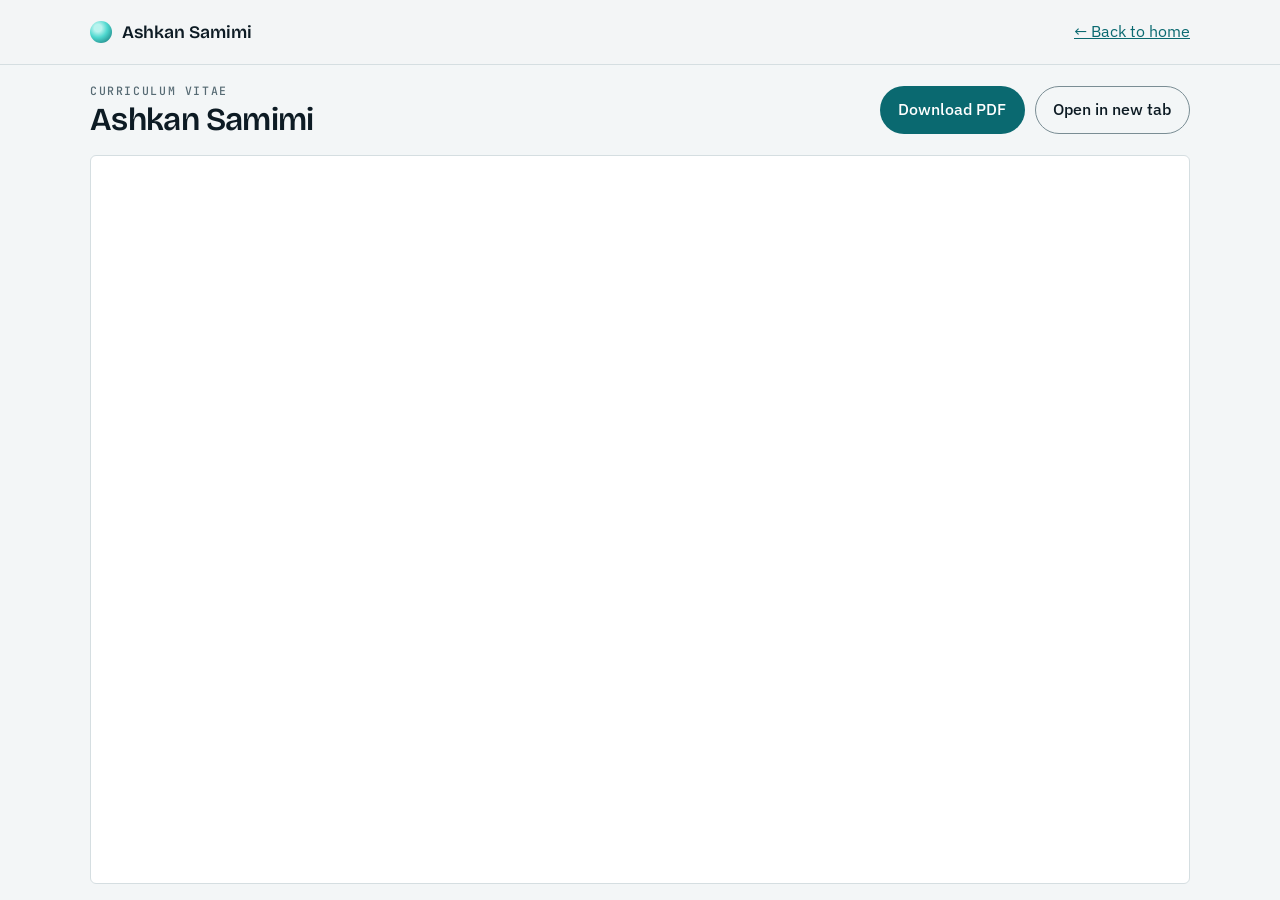
<file: cv.html>
<!doctype html>
<html lang="en">
<head>
<meta charset="utf-8">
<meta name="viewport" content="width=device-width, initial-scale=1, viewport-fit=cover">
<title>CV · Ashkan Samimi</title>
<meta name="description" content="Curriculum vitae of Ashkan Samimi, Leibniz-HKI, Jena.">
<link rel="icon" type="image/svg+xml" href="assets/favicon.svg">
<link rel="stylesheet" href="https://fonts.googleapis.com/css2?family=Bricolage+Grotesque:opsz,wght@12..96,600&family=IBM+Plex+Sans:wght@400;500&family=JetBrains+Mono:wght@500&display=swap">
<style>
:root{
  --paper:#F3F6F7; --surface:#FFFFFF; --ink:#0D1B24; --muted:#566A73; --rule:#D5DEE1; --field:#7A8D94;
  --blue:#0A6970; --on-blue:#FFFFFF; --red:#4FD8CF; --header-bg:rgb(243 246 247 / .9);
  --f-display:"Bricolage Grotesque", "Avenir Next", system-ui, sans-serif;
  --f-body:"IBM Plex Sans", "Helvetica Neue", system-ui, sans-serif;
  --f-mono:"JetBrains Mono", ui-monospace, Menlo, monospace;
}
@media (prefers-color-scheme: dark){
  :root:not([data-theme="light"]){ --paper:#0A161D; --surface:#10222B; --ink:#E7F0F2; --muted:#8AA2A9; --rule:#1E3540; --field:#57737D; --blue:#56D2C8; --on-blue:#061117; --red:#4FD8CF; --header-bg:rgb(10 22 29 / .9); color-scheme:dark; }
}
:root[data-theme="dark"]{ --paper:#0A161D; --surface:#10222B; --ink:#E7F0F2; --muted:#8AA2A9; --rule:#1E3540; --field:#57737D; --blue:#56D2C8; --on-blue:#061117; --red:#4FD8CF; --header-bg:rgb(10 22 29 / .9); color-scheme:dark; }
*{ box-sizing:border-box; }
html,body{ height:100%; }
body{ margin:0; display:flex; flex-direction:column; background:var(--paper); color:var(--ink); font:1rem/1.6 var(--f-body); }
a{ color:var(--blue); }
:focus-visible{ outline:2px solid var(--blue); outline-offset:3px; }
.wrap{ max-width:1180px; margin-inline:auto; padding-inline:clamp(16px, 4vw, 40px); width:100%; }
header{ border-bottom:1px solid var(--rule); background:var(--header-bg); }
.nav{ display:flex; align-items:center; justify-content:space-between; gap:16px; min-height:64px; flex-wrap:wrap; }
.brand{ display:flex; align-items:center; gap:10px; color:var(--ink); text-decoration:none; font:600 1.1rem var(--f-display); }
.brand i{ width:22px; height:22px; border-radius:50%; background:radial-gradient(circle at 36% 32%, #B9F3EE 0 18%, #4FD8CF 46%, #0E6B6E 100%); }
.bar{ display:flex; align-items:center; justify-content:space-between; gap:12px 20px; flex-wrap:wrap; padding-block:18px; }
h1{ margin:0; font:600 clamp(1.5rem, 3vw, 2rem)/1.1 var(--f-display); letter-spacing:-.02em; }
.label{ font:500 .72rem var(--f-mono); letter-spacing:.14em; text-transform:uppercase; color:var(--muted); }
.actions{ display:flex; gap:10px; flex-wrap:wrap; }
.btn{ display:inline-flex; align-items:center; min-height:44px; padding:.65em 1.1em; border-radius:999px; font-weight:500; text-decoration:none; border:1.5px solid transparent; }
.btn-primary{ background:var(--blue); color:var(--on-blue); }
.btn-outline{ border-color:var(--field); color:var(--ink); }
.viewer{ flex:1; min-height:70vh; padding-bottom:16px; }
.viewer iframe{ width:100%; height:100%; min-height:70vh; border:1px solid var(--rule); border-radius:6px; background:var(--surface); display:block; }
</style>
</head>
<body>
<header>
  <div class="wrap nav">
    <a class="brand" href="index.html"><i aria-hidden="true"></i>Ashkan Samimi</a>
    <a href="index.html">← Back to home</a>
  </div>
</header>
<div class="wrap bar">
  <div>
    <p class="label" style="margin:0 0 4px">Curriculum vitae</p>
    <h1>Ashkan Samimi</h1>
  </div>
  <div class="actions">
    <a class="btn btn-primary" href="assets/AshkanSamimi_CV.pdf" download>Download PDF</a>
    <a class="btn btn-outline" href="assets/AshkanSamimi_CV.pdf" target="_blank" rel="noopener">Open in new tab</a>
  </div>
</div>
<main class="wrap viewer">
  <!-- On phones many browsers can't show PDFs inline; the buttons above always work. -->
  <iframe src="assets/AshkanSamimi_CV.pdf#view=FitH&amp;toolbar=0&amp;navpanes=0" title="Ashkan Samimi CV (PDF)"></iframe>
</main>
</body>
</html>
</file>
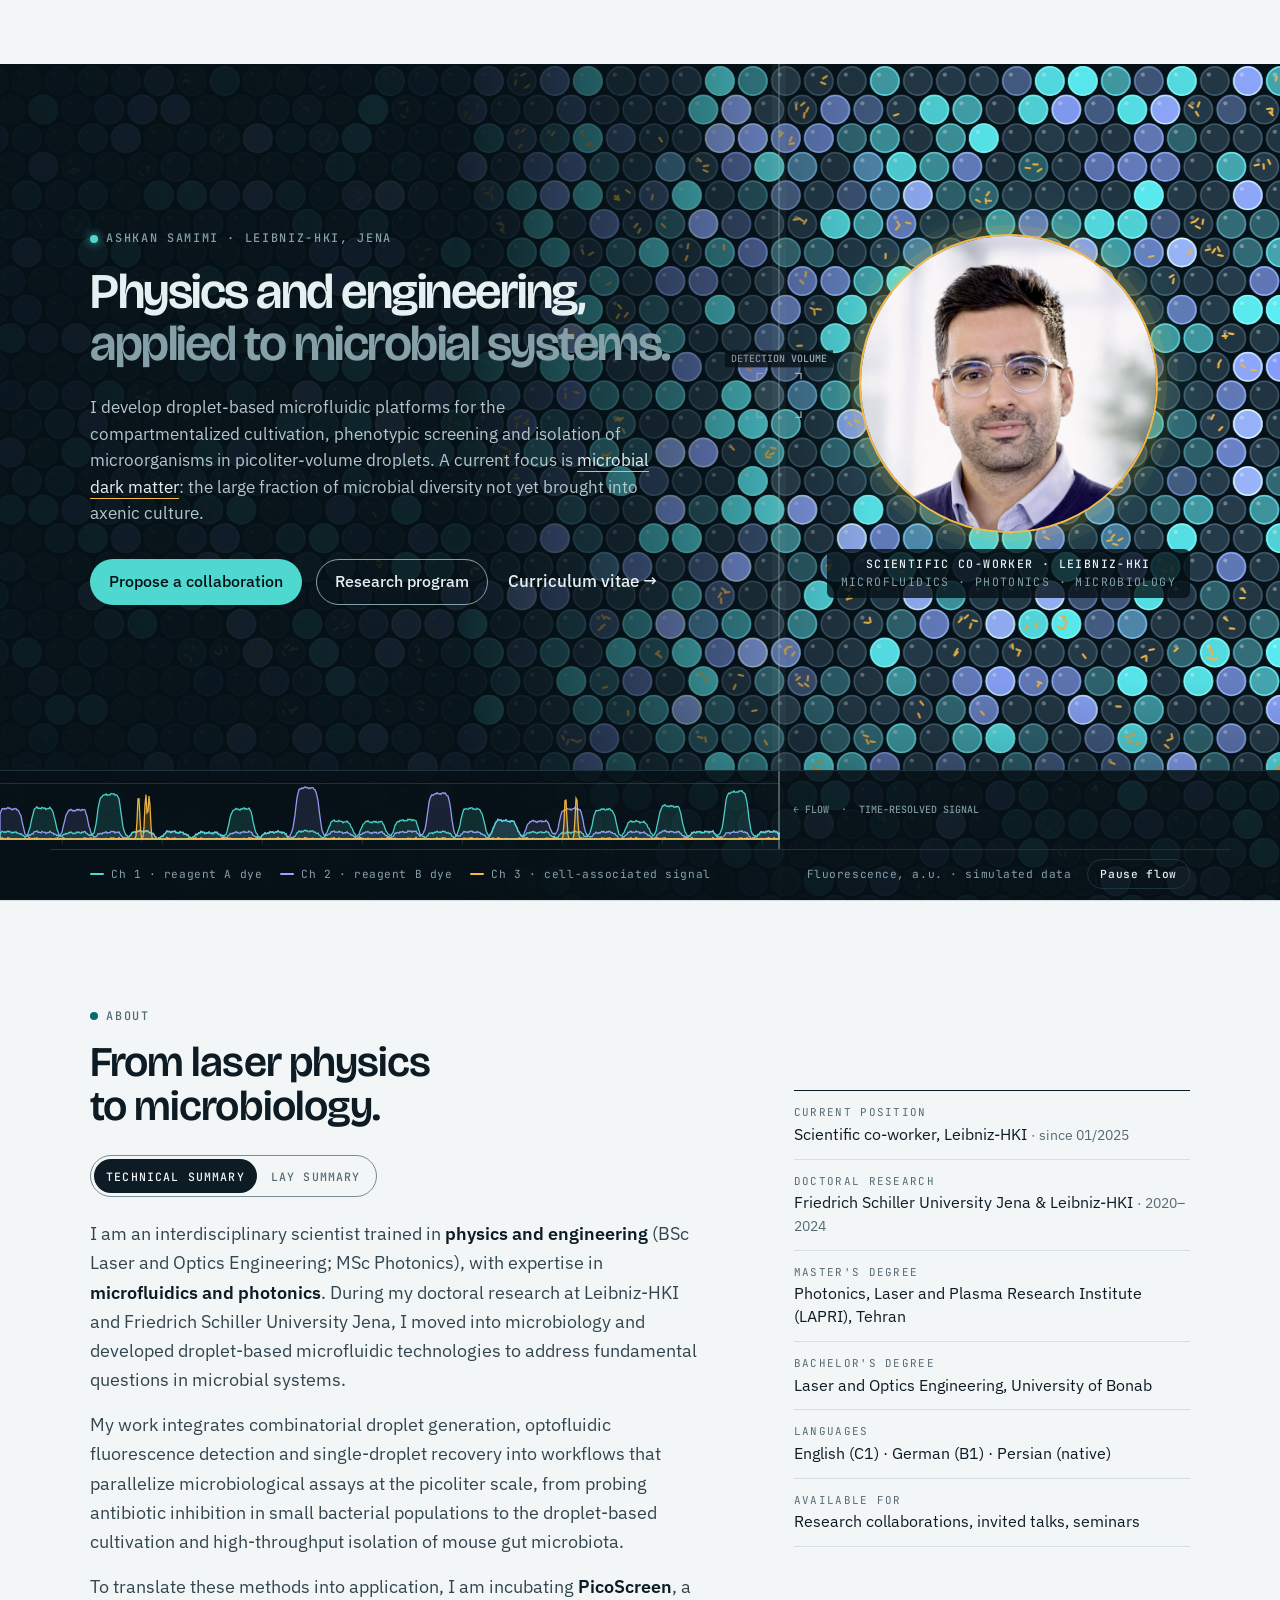
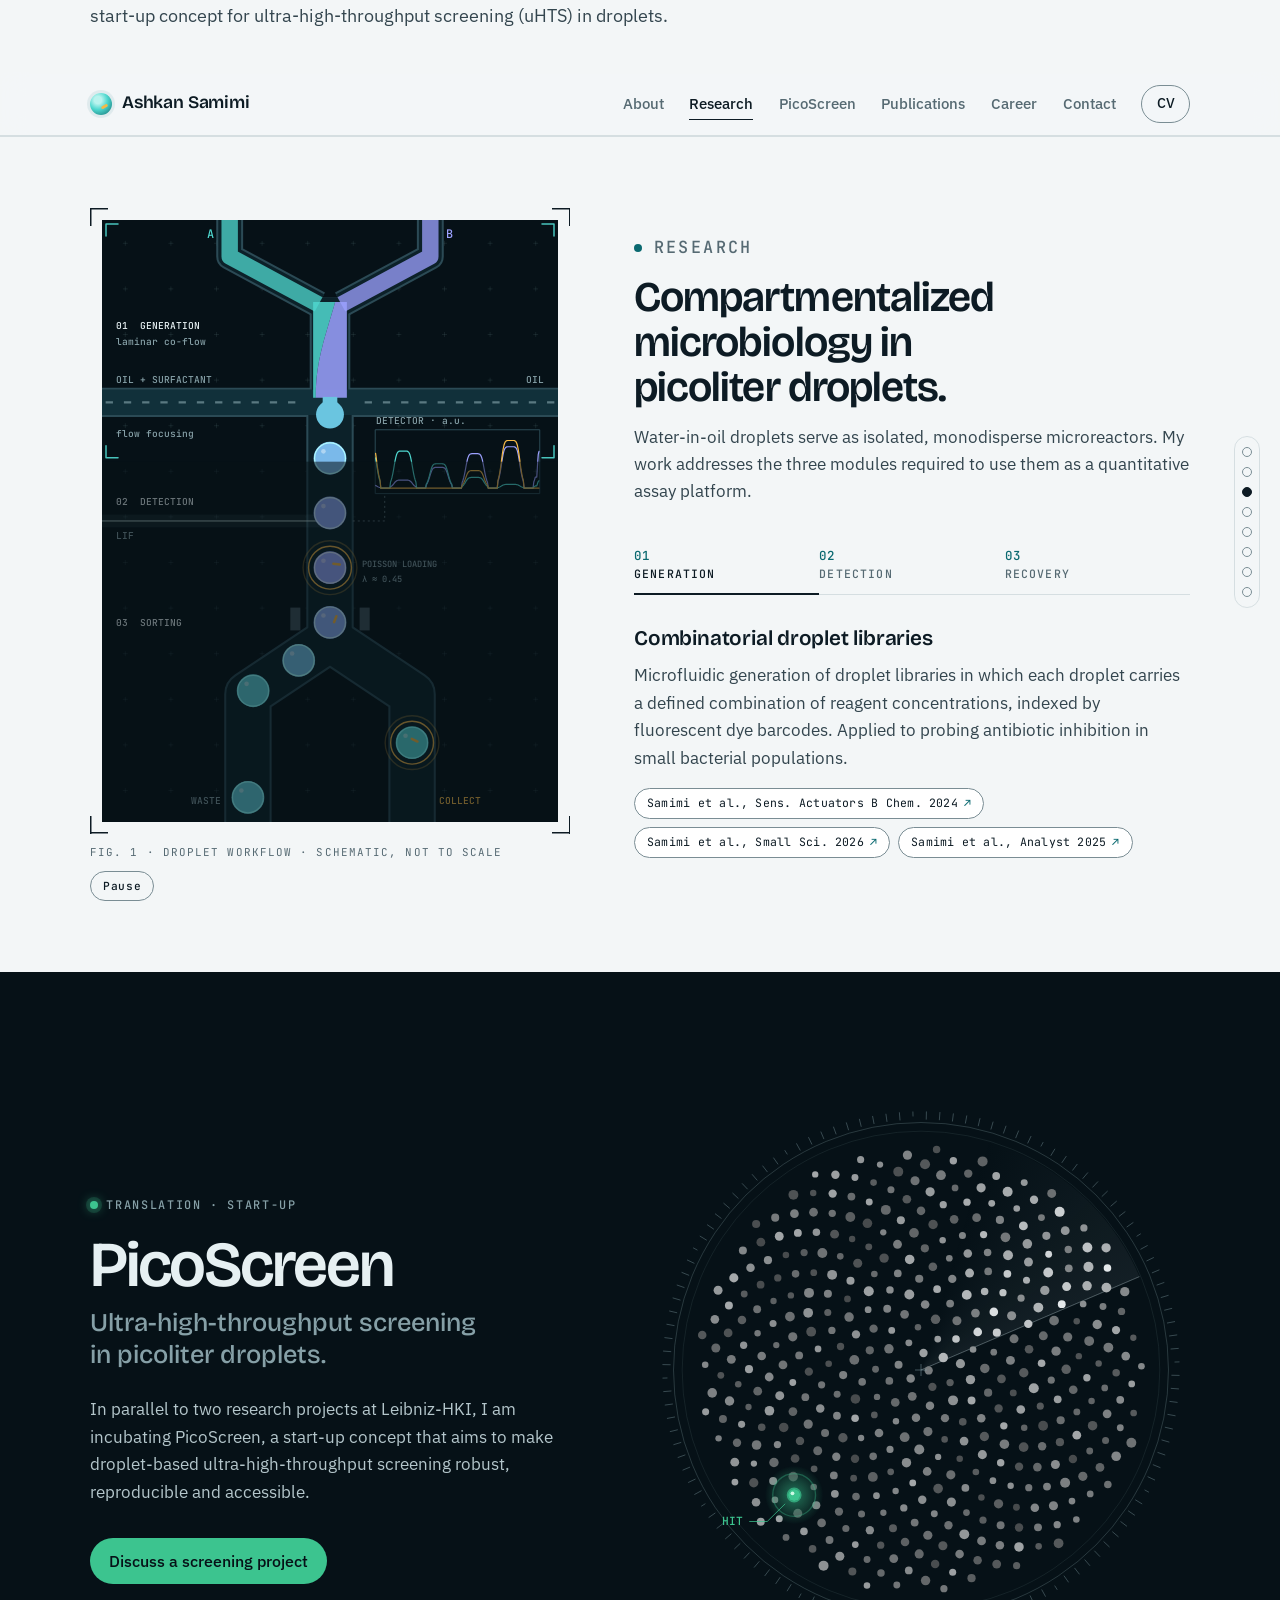
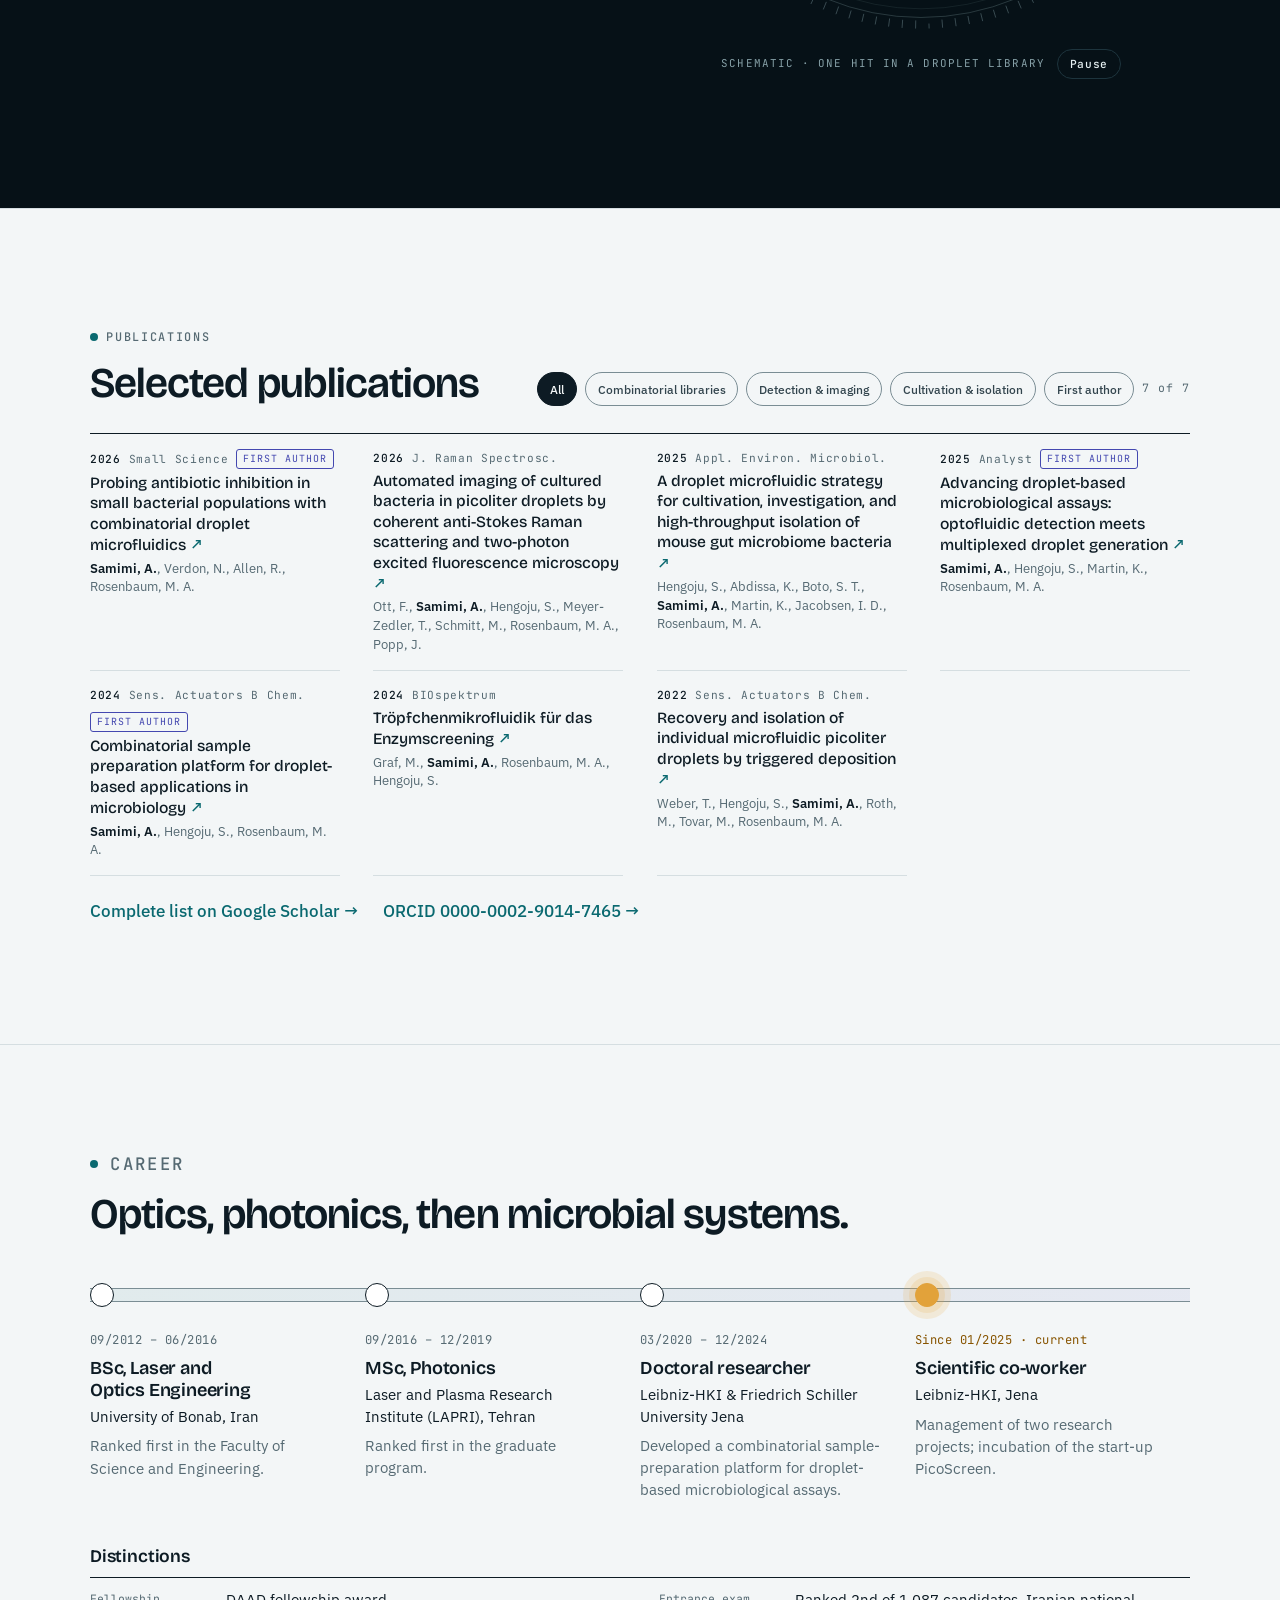
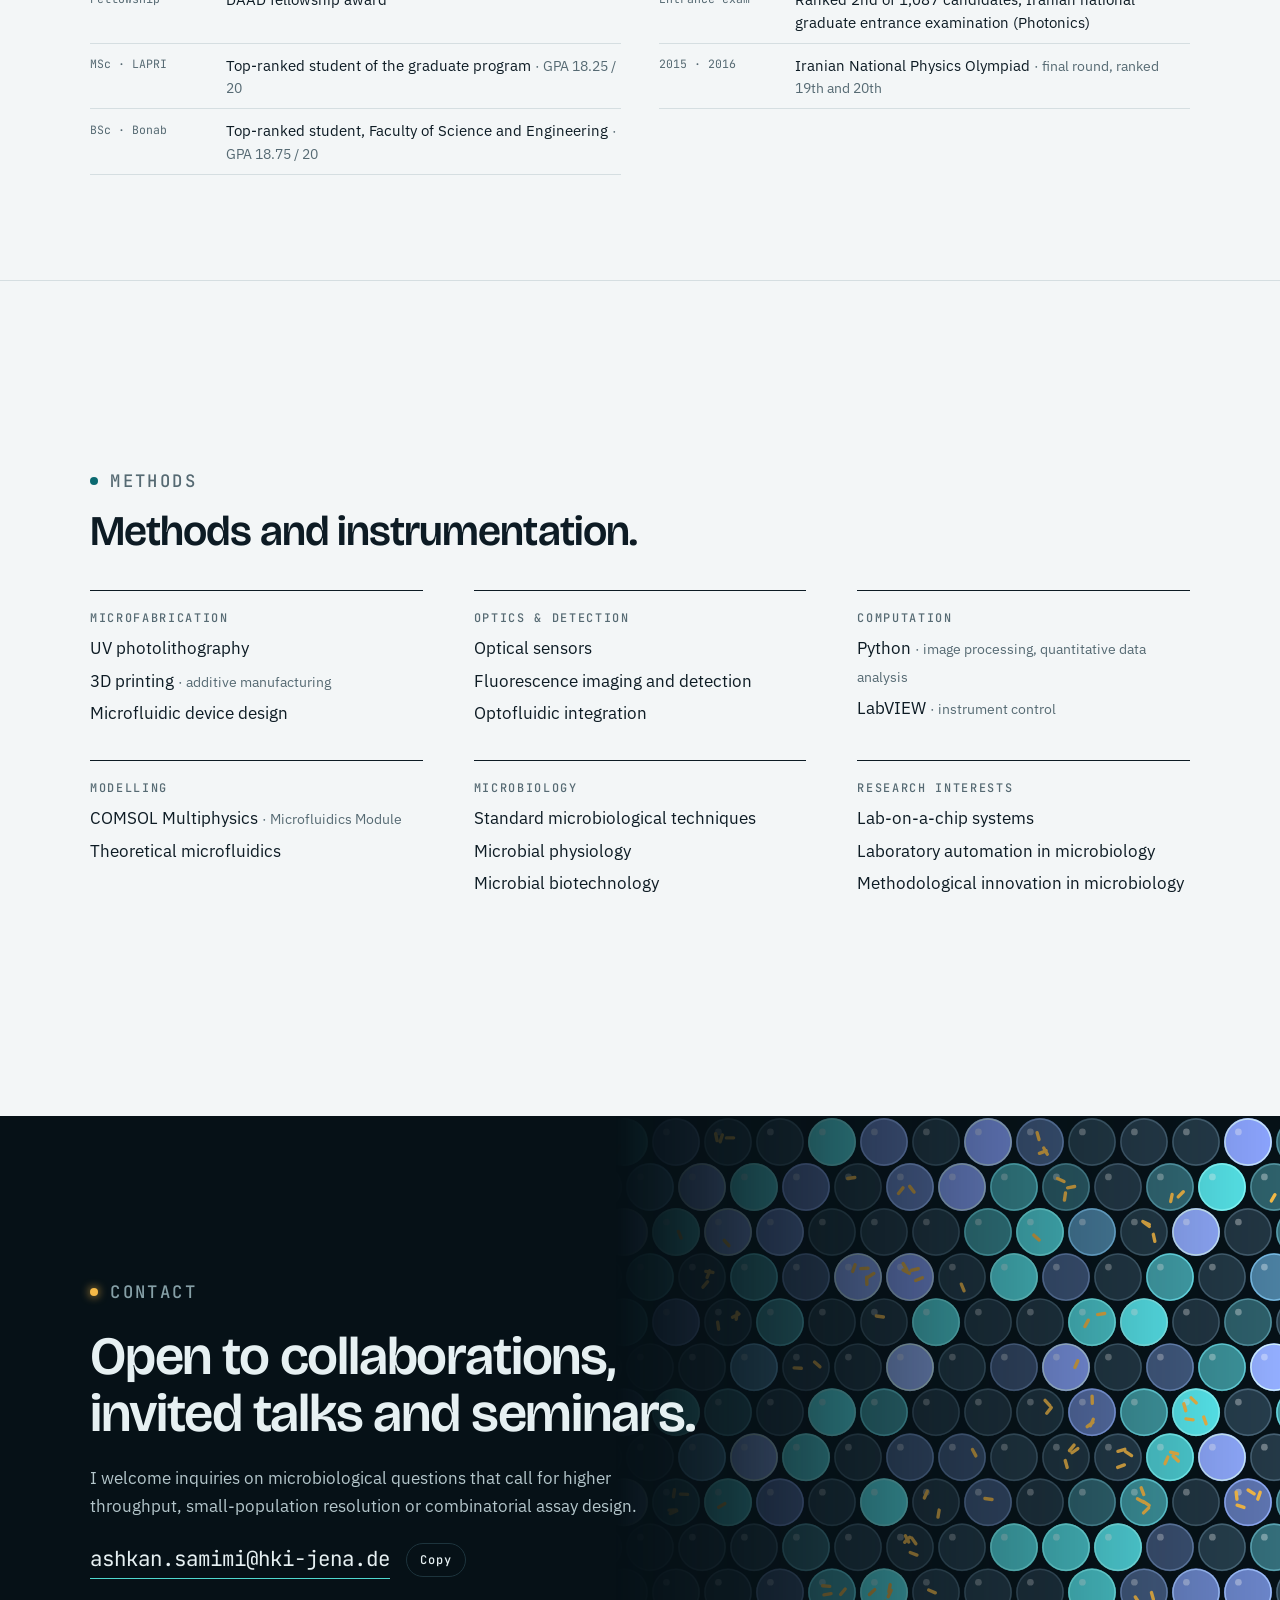
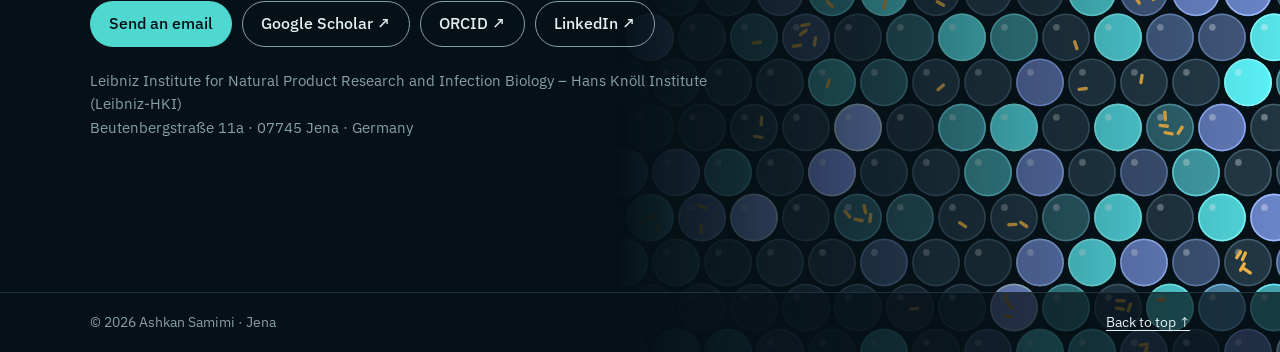
<file: research.html>
<!doctype html>
<html lang="en">
<head>
<meta charset="utf-8">
<title>Research · Ashkan Samimi</title>
<!-- Old URL kept alive: research now lives on the home page -->
<meta http-equiv="refresh" content="0; url=index.html#research">
<link rel="canonical" href="https://ashkansamimi.github.io/#research">
</head>
<body>
<p>Research has moved to the <a href="index.html#research">home page</a>.</p>
</body>
</html>
</file>
